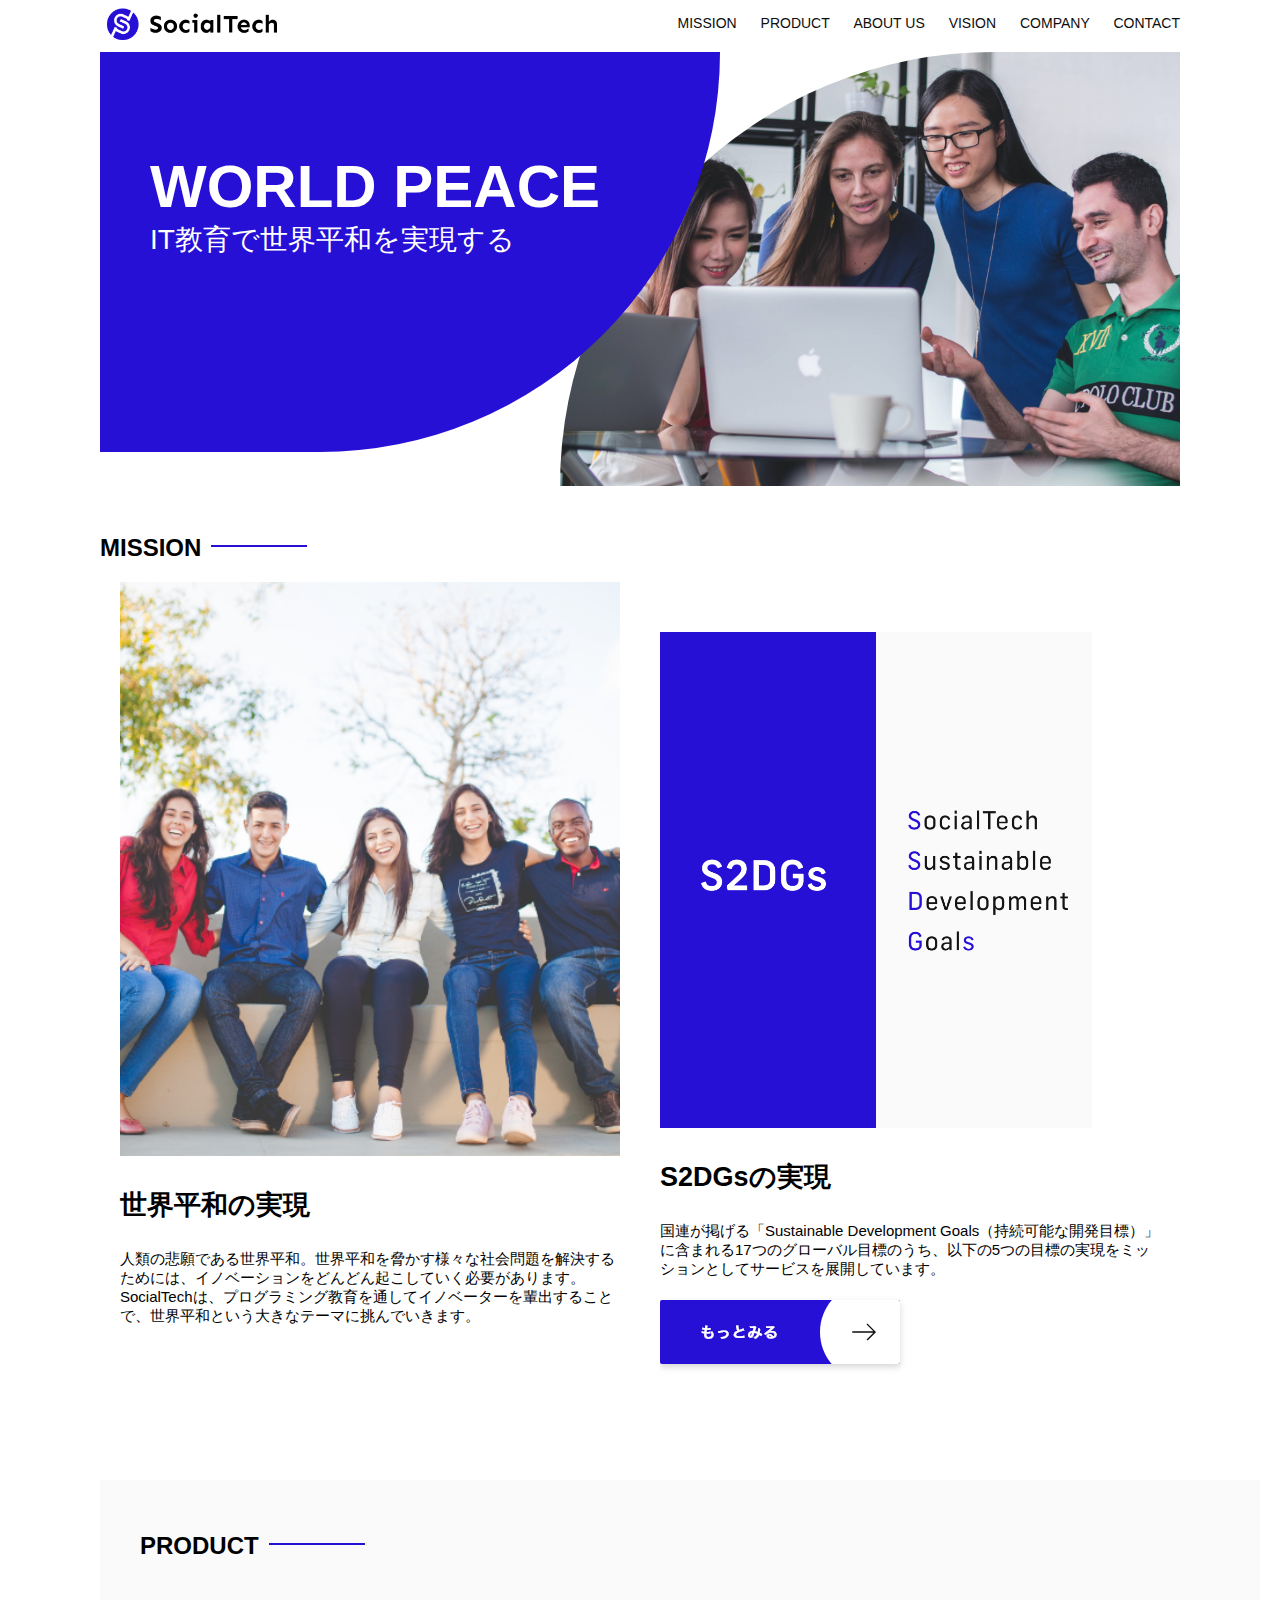
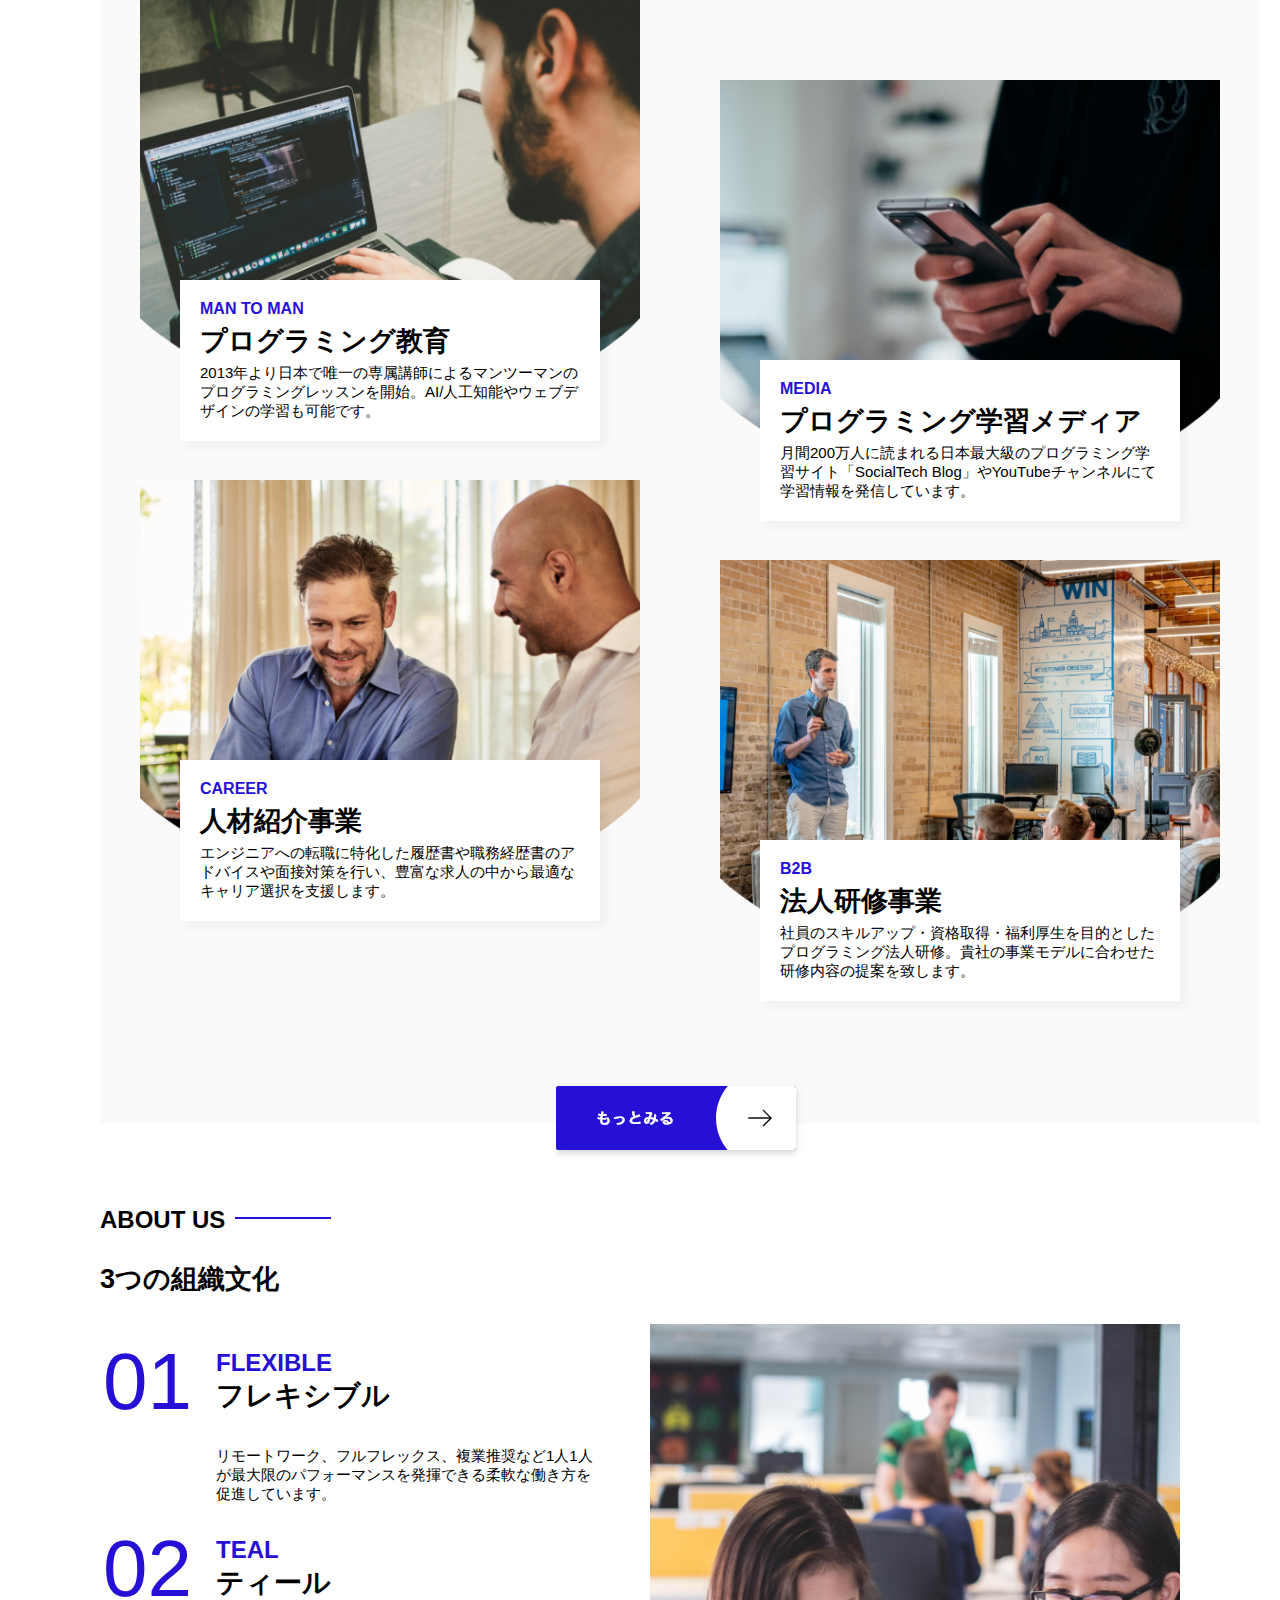
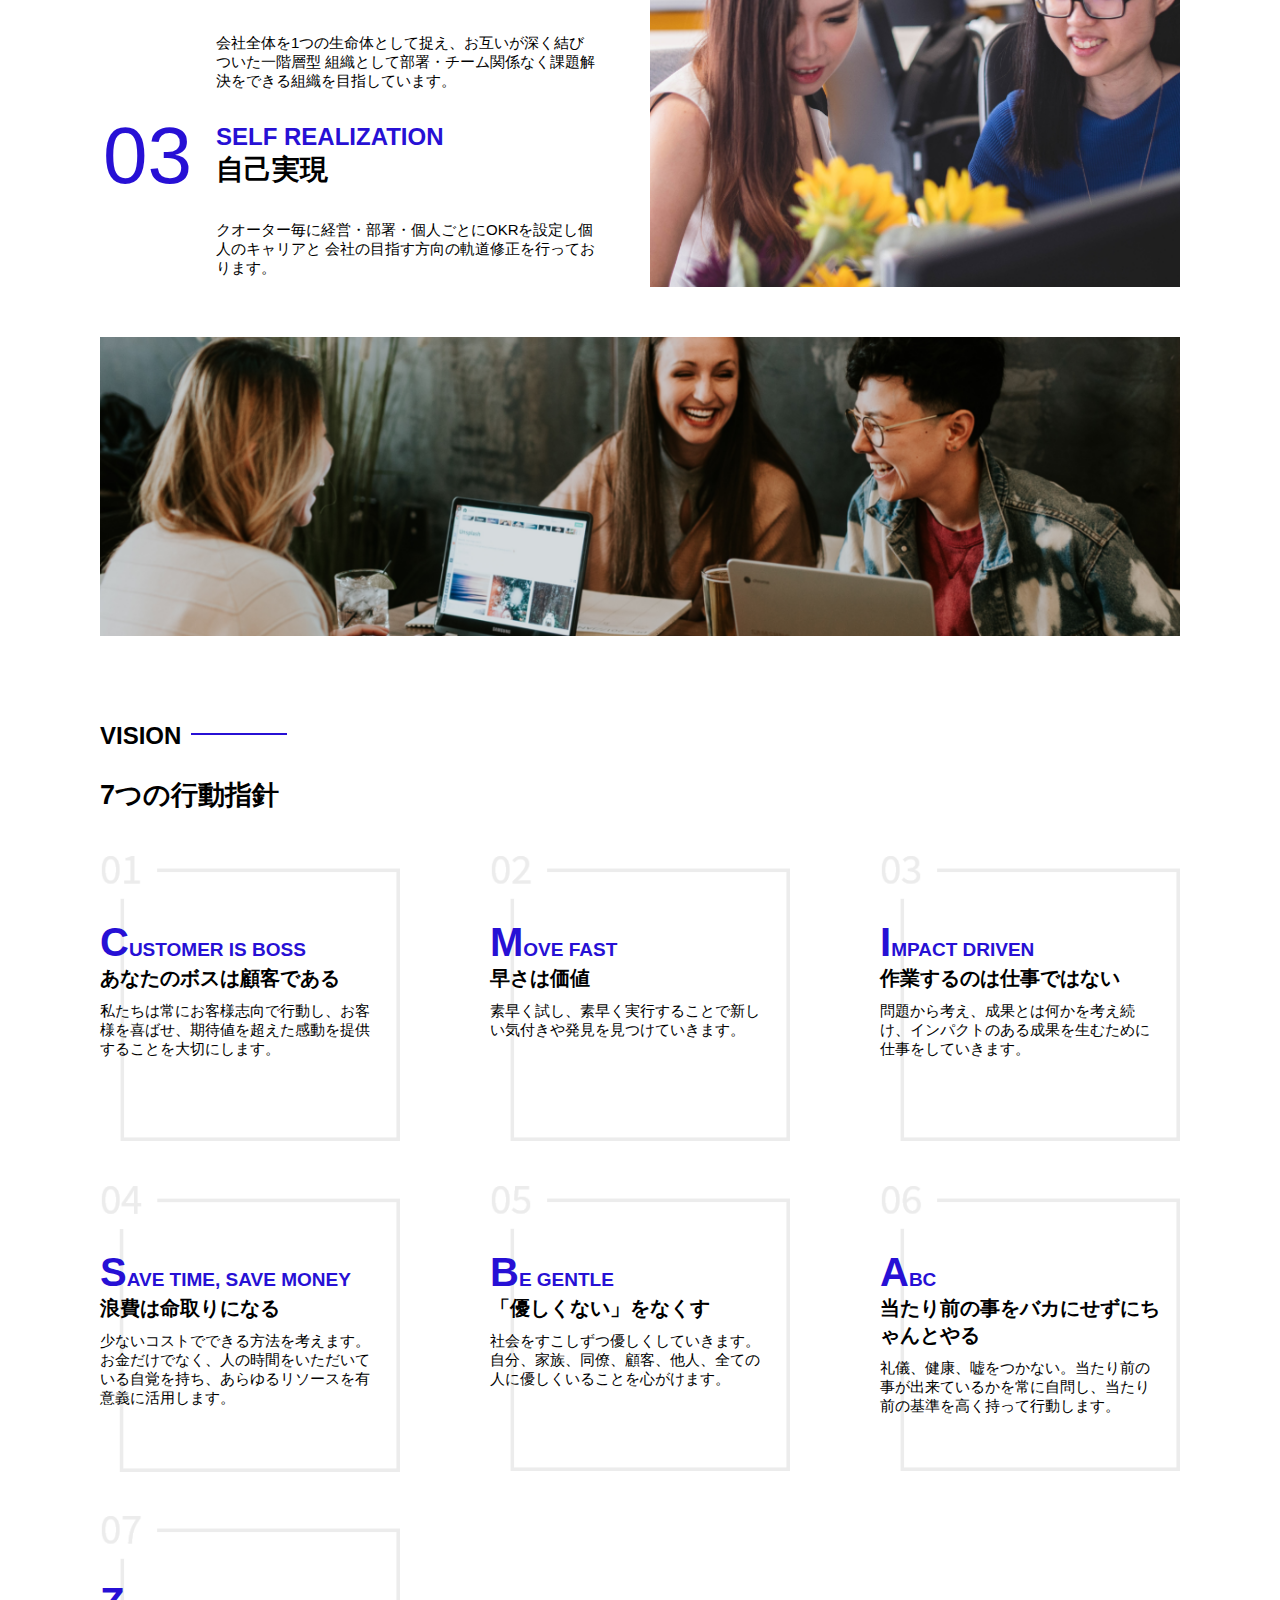
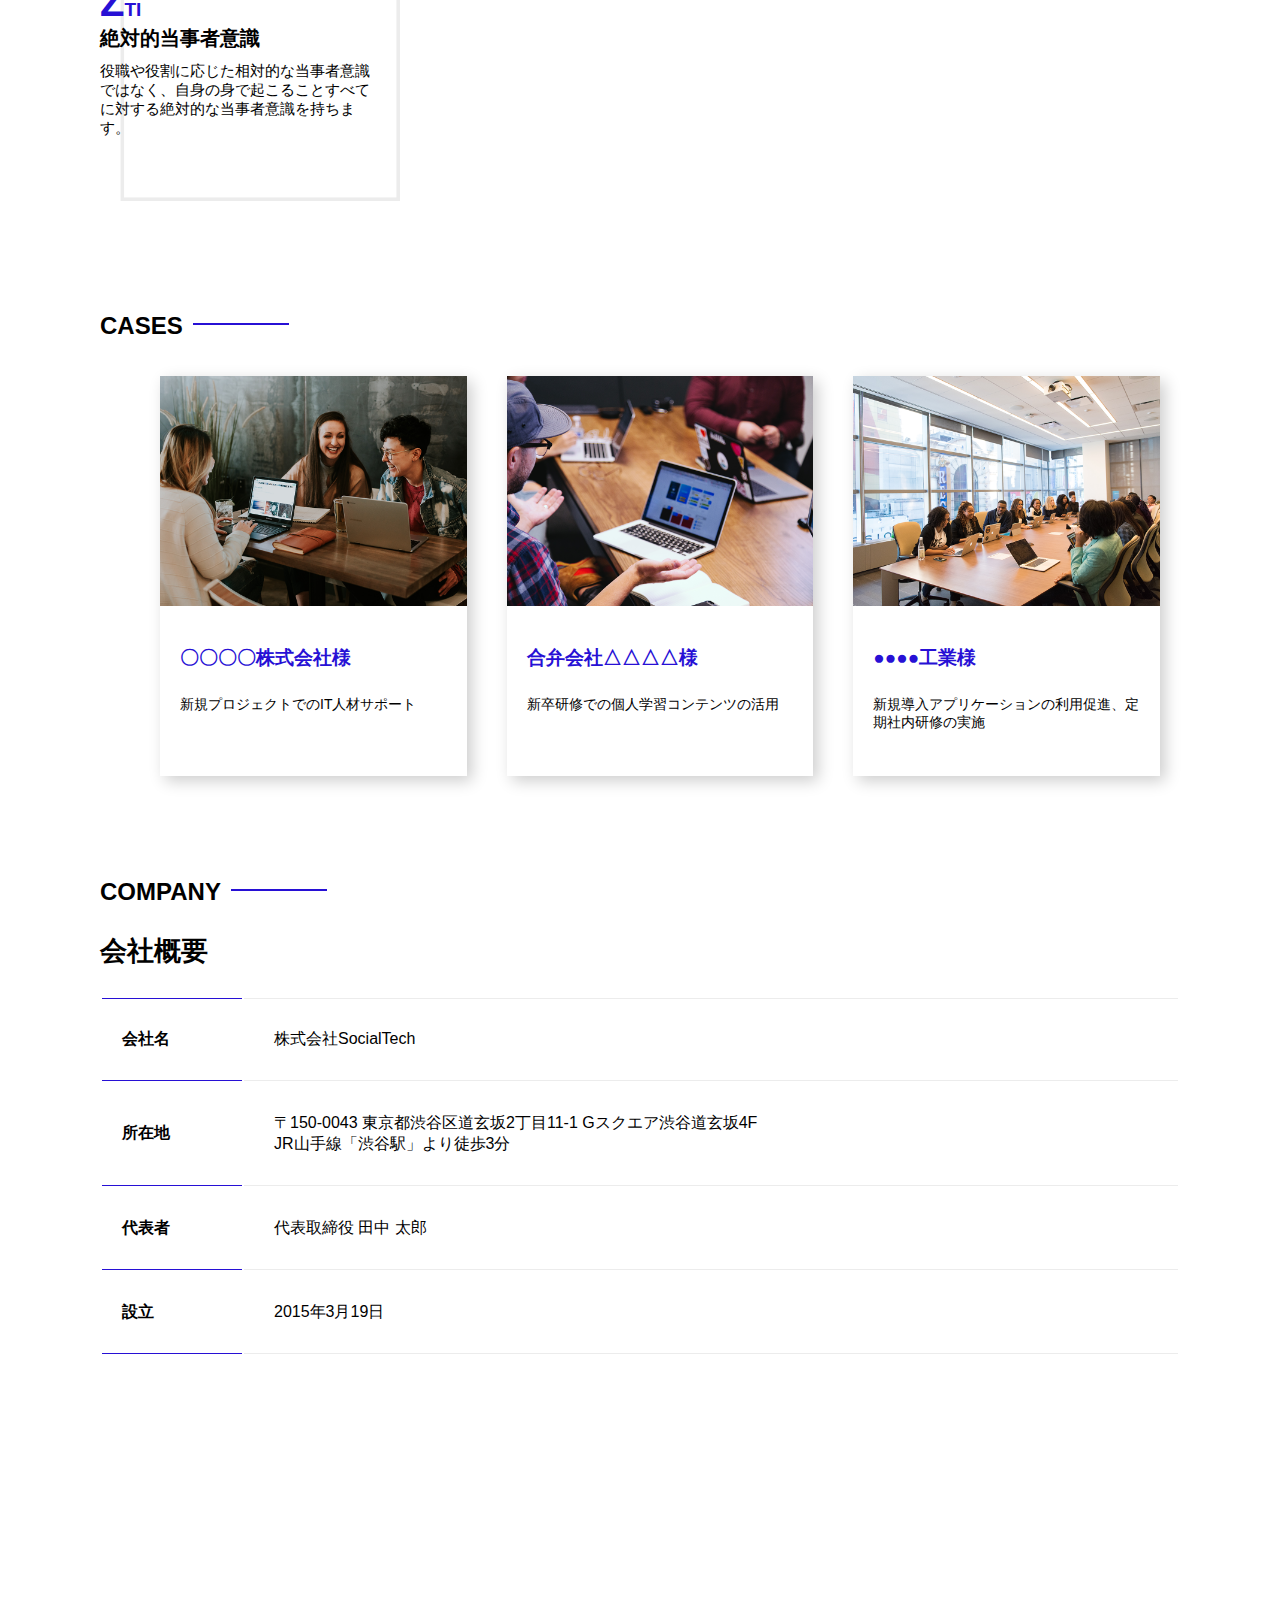
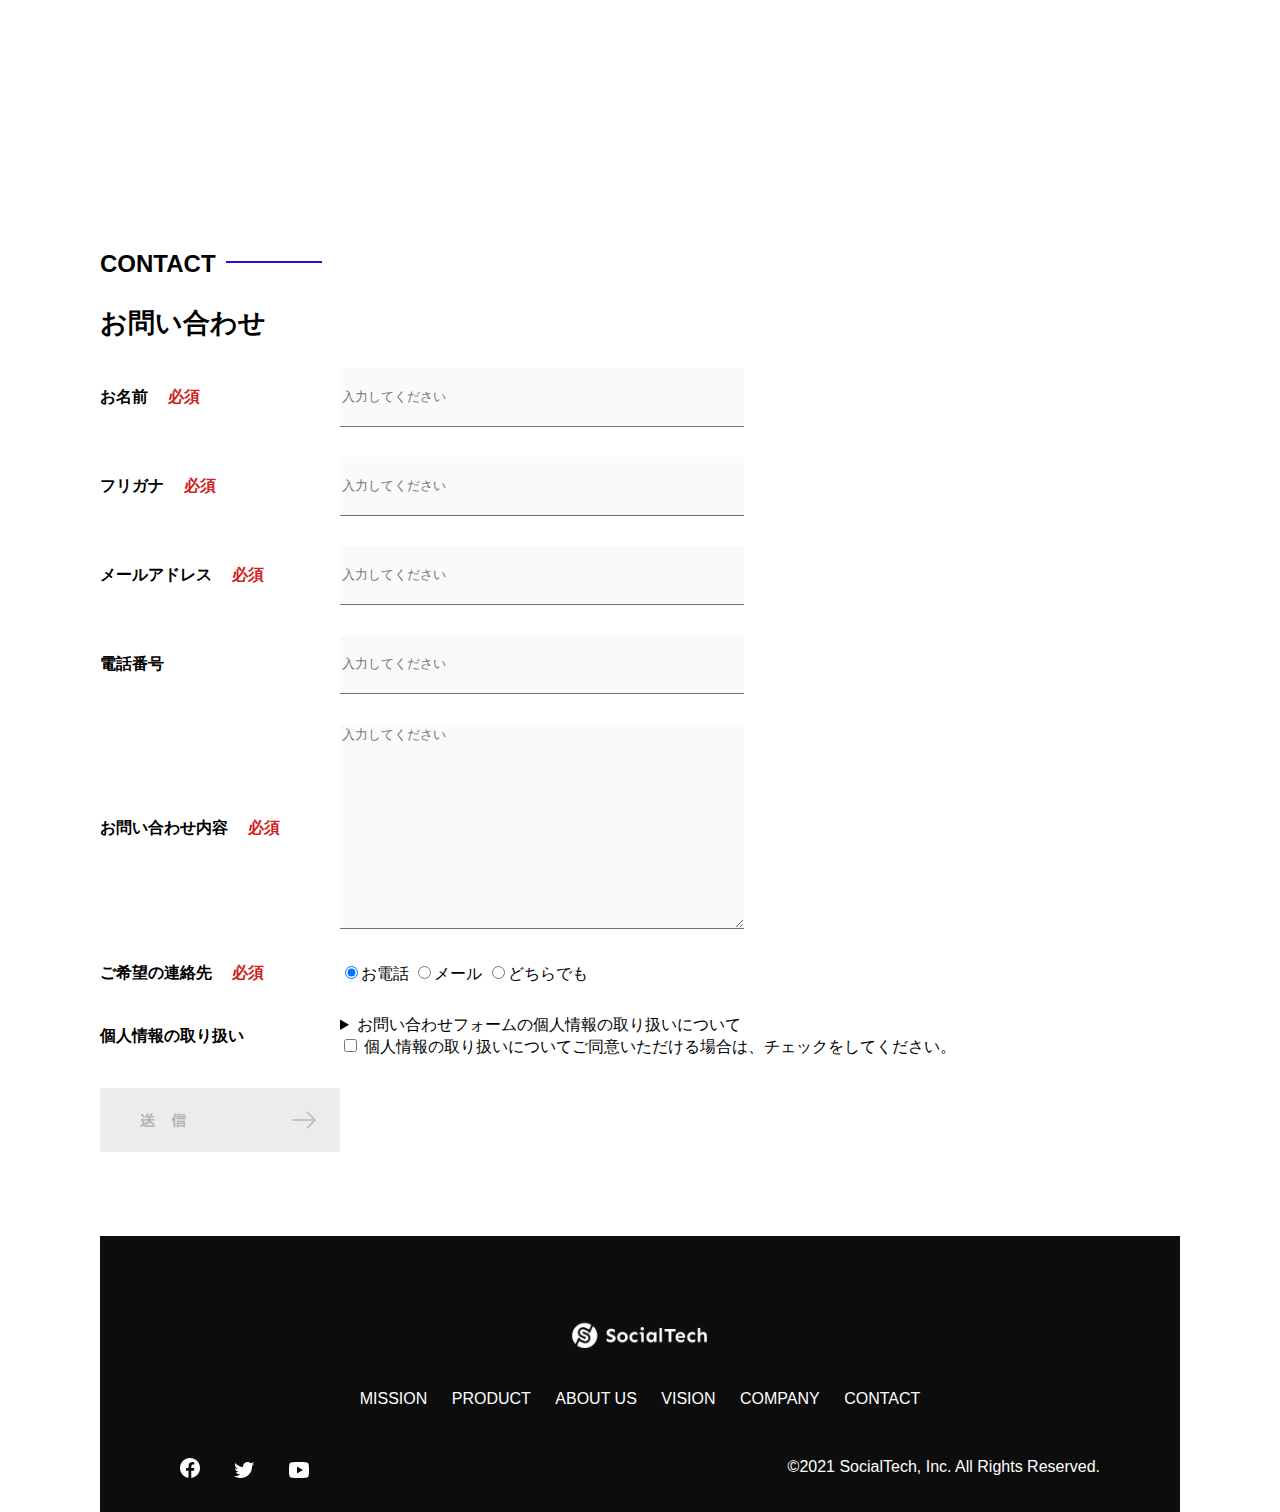
<file: kadai_012/index.html>
<!DOCTYPE html>
<html>
  <head>
    <title>SocialTech</title>
    <meta charset="UTF-8" />
    <meta
      name="description"
      content="SocialTechはEdTech業界のリーディングカンパニーを目指します。"
    />
    <meta name="viewport" content="width=device-width, initial-scale=1.0" />
    <link rel="stylesheet" href="style.css" />
  </head>
  <body>
    <!-- ヘッダー -->
    <header>
      <!-- ロゴ -->
      <a href="index.html" id="logo"
        ><img src="images/logo.png" alt="トップページに戻る"
      /></a>

      <!-- PC用ナビゲーション -->
      <nav id="nav-pc">
        <a href="mission.html">MISSION</a>
        <a href="product.html">PRODUCT</a>
        <a href="index.html#aboutus">ABOUT US</a>
        <a href="index.html#vision">VISION</a>
        <a href="index.html#company">COMPANY</a>
        <a href="index.html#contact">CONTACT</a>
      </nav>
    </header>
    <main>
      <article>
        <!-- メインビジュアル -->
        <section id="main-visual">
          <div id="main-message">
            <h1>WORLD PEACE</h1>
            <p>IT教育で世界平和を実現する</p>
          </div>
          <img
            src="images/index/index-main.png"
            alt="PCの周りに集まる多国籍の仲間たち"
          />
        </section>
        <!--ミッション-->
        <section id="mission">
          <h2 class="index-h2">MISSION</h2>
          <div id="mission-flex">
            <div>
              <img
                id="mission-photo"
                src="images/index/index-mission.png"
                alt="屋外のベンチで写真を撮影する多国籍の仲間たち"
              />
              <h3>世界平和の実現</h3>
              <p>
                人類の悲願である世界平和。世界平和を脅かす様々な社会問題を解決するためには、イノベーションをどんどん起こしていく必要があります。SocialTechは、プログラミング教育を通してイノベーターを輩出することで、世界平和という大きなテーマに挑んでいきます。
              </p>
            </div>
            <div>
              <img id="s2dgs" src="images/index/s2dgs.png" alt="S2DGs" />
              <h3>S2DGsの実現</h3>
              <p>
                国連が掲げる「Sustainable Development
                Goals（持続可能な開発目標）」に含まれる17つのグローバル目標のうち、以下の5つの目標の実現をミッションとしてサービスを展開しています。
              </p>
              <a href="mission.html">
                <img src="images/button-more.png" alt="もっとみる" />
              </a>
            </div>
          </div>
        </section>
        <!-- プロダクト -->
        <section id="product">
          <h2 class="index-h2">PRODUCT</h2>
          <div>
            <div id="product-left">
              <div>
                <img
                  class="product-photo"
                  src="images/index/index-mantoman.png"
                  alt="PCでコードを書く男性"
                />
                <div class="product-explain">
                  <span>MAN TO MAN</span>
                  <h3>プログラミング教育</h3>
                  <p>
                    2013年より日本で唯一の専属講師によるマンツーマンのプログラミングレッスンを開始。AI/人工知能やウェブデザインの学習も可能です。
                  </p>
                </div>
              </div>
              <div>
                <img
                  class="product-photo"
                  src="images/index/index-career.png"
                  alt="笑顔で話し合う2人の男性"
                />
                <div class="product-explain">
                  <span>CAREER</span>
                  <h3>人材紹介事業</h3>
                  <p>
                    エンジニアへの転職に特化した履歴書や職務経歴書のアドバイスや面接対策を行い、豊富な求人の中から最適なキャリア選択を支援します。
                  </p>
                </div>
              </div>
            </div>
            <div id="product-right">
              <div>
                <img
                  class="product-photo"
                  src="images/index/index-media.png"
                  alt="スマートフォンを操作する人"
                />
                <div class="product-explain">
                  <span>MEDIA</span>
                  <h3>プログラミング学習メディア</h3>
                  <p>
                    月間200万人に読まれる日本最大級のプログラミング学習サイト「SocialTech
                    Blog」やYouTubeチャンネルにて学習情報を発信しています。
                  </p>
                </div>
              </div>
              <div>
                <img
                  class="product-photo"
                  src="images/index/index-b2b.png"
                  alt="講演中の男性とそれを聴く人々"
                />
                <div class="product-explain">
                  <span>B2B</span>
                  <h3>法人研修事業</h3>
                  <p>
                    社員のスキルアップ・資格取得・福利厚生を目的としたプログラミング法人研修。貴社の事業モデルに合わせた研修内容の提案を致します。
                  </p>
                </div>
              </div>
            </div>
          </div>
          <div>
            <a id="product-more" href="product.html">
              <img src="images/button-more.png" alt="もっとみる" />
            </a>
          </div>
        </section>
        <!---ABOUT US-->
        <section id="aboutus">
          <h2 class="index-h2">ABOUT US</h2>
          <h3>3つの組織文化</h3>
          <div>
            <table class="culture-table">
              <tr>
                <td>
                  <span class="culture-num">01</span>
                </td>
                <td>
                  <span class="culture-en">FLEXIBLE</span>
                  <span class="culture-jp">フレキシブル</span>
                </td>
              </tr>
              <tr>
                <td>
                  <!--空のセル-->
                </td>
                <td>
                  <p class="culture-description">
                    リモートワーク、フルフレックス、複業推奨など1人1人が最大限のパフォーマンスを発揮できる柔軟な働き方を促進しています。
                  </p>
                </td>
              </tr>
              <tr>
                <td>
                  <span class="culture-num">02</span>
                </td>
                <td>
                  <span class="culture-en">TEAL</span>
                  <span class="culture-jp">ティール</span>
                </td>
              </tr>
              <tr>
                <td>
                  <!--空のセル-->
                </td>
                <td>
                  <p class="culture-description">
                    会社全体を1つの生命体として捉え、お互いが深く結びついた一階層型
                    組織として部署・チーム関係なく課題解決をできる組織を目指しています。
                  </p>
                </td>
              </tr>
              <tr>
                <td>
                  <span class="culture-num">03</span>
                </td>
                <td>
                  <span class="culture-en">SELF REALIZATION</span>
                  <span class="culture-jp">自己実現</span>
                </td>
              </tr>
              <tr>
                <td>
                  <!--空のセル-->
                </td>
                <td>
                  <p class="culture-description">
                    クオーター毎に経営・部署・個人ごとにOKRを設定し個人のキャリアと
                    会社の目指す方向の軌道修正を行っております。
                  </p>
                </td>
              </tr>
            </table>
            <img
              class="culture-img"
              src="images/index/index-aboutus1.png"
              alt="笑顔で話し合う2人の女性"
            />
          </div>
          <img
            class="culture-img2"
            src="images/index/index-aboutus2.png"
            alt="笑顔で話し合う3人の男女"
          />
        </section>
        <!-- VISION -->
        <section id="vision">
          <h2 class="index-h2">VISION</h2>
          <h3>7つの行動指針</h3>
          <div>
            <div class="vision-box">
              <img src="images/index/vision-01.png" alt="01" />
              <span>
                <h4>CUSTOMER IS BOSS</h4>
                <h5>あなたのボスは顧客である</h5>
                <p>
                  私たちは常にお客様志向で行動し、お客様を喜ばせ、期待値を超えた感動を提供することを大切にします。
                </p>
              </span>
            </div>
            <div class="vision-box">
              <img src="images/index/vision-02.png" alt="02" />
              <span>
                <h4>MOVE FAST</h4>
                <h5>早さは価値</h5>
                <p>
                  素早く試し、素早く実行することで新しい気付きや発見を見つけていきます。
                </p>
              </span>
            </div>
            <div class="vision-box">
              <img src="images/index/vision-03.png" alt="03" />
              <span>
                <h4>IMPACT DRIVEN</h4>
                <h5>作業するのは仕事ではない</h5>
                <p>
                  問題から考え、成果とは何かを考え続け、インパクトのある成果を生むために仕事をしていきます。
                </p>
              </span>
            </div>
            <div class="vision-box">
              <img src="images/index/vision-04.png" alt="04" />
              <span>
                <h4>SAVE TIME, SAVE MONEY</h4>
                <h5>浪費は命取りになる</h5>
                <p>
                  少ないコストでできる方法を考えます。お金だけでなく、人の時間をいただいている自覚を持ち、あらゆるリソースを有意義に活用します。
                </p>
              </span>
            </div>
            <div class="vision-box">
              <img src="images/index/vision-05.png" alt="05" />
              <span>
                <h4>BE GENTLE</h4>
                <h5>「優しくない」をなくす</h5>
                <p>
                  社会をすこしずつ優しくしていきます。自分、家族、同僚、顧客、他人、全ての人に優しくいることを心がけます。
                </p>
              </span>
            </div>
            <div class="vision-box">
              <img src="images/index/vision-06.png" alt="06" />
              <span>
                <h4>ABC</h4>
                <h5>当たり前の事をバカにせずにちゃんとやる</h5>
                <p>
                  礼儀、健康、嘘をつかない。当たり前の事が出来ているかを常に自問し、当たり前の基準を高く持って行動します。
                </p>
              </span>
            </div>
            <div class="vision-box">
              <img src="images/index/vision-07.png" alt="07" />
              <span>
                <h4>ZTI</h4>
                <h5>絶対的当事者意識</h5>
                <p>
                  役職や役割に応じた相対的な当事者意識ではなく、自身の身で起こることすべてに対する絶対的な当事者意識を持ちます。
                </p>
              </span>
            </div>
          </div>
        </section>
        <!-- CASES -->
        <section id="cases">
          <h2 class="index-h2">CASES</h2>
          <ul>
            <li class="case-card">
              <img class="case-img" src="images/index/case-1.png" alt="仲良く語り合う3人">
              <div class="case-info">
                <h4 class="case-name">〇〇〇〇株式会社様</h4>
                <p class="case-content">新規プロジェクトでのIT人材サポート</p>
              </div>
            </li>
            <li class="case-card">
              <img class="case-img" src="images/index/case-2.png" alt="PCでコンテンツを見る">
              <div class="case-info">
                <h4 class="case-name">合弁会社△△△△様</h4>
                <p class="case-content">新卒研修での個人学習コンテンツの活用</p>
              </div>
            </li>
            <li class="case-card">
              <img class="case-img" src="images/index/case-3.png" alt="社内研修中の会議室">
              <div class="case-info">
                <h4 class="case-name">●●●●工業様</h4>
                <p class="case-content">新規導入アプリケーションの利用促進、定期社内研修の実施</p>
              </div>
            </li>
          </ul>
        </section>
        <!-- COMPANY -->
        <section id="company">
          <h2 class="index-h2">COMPANY</h2>
          <h3>会社概要</h3>
          <table id="company-table">
            <tr>
              <th class="tableheader-first">会社名</th>
              <td class="cell-first">株式会社SocialTech</td>
            </tr>
            <tr>
              <th class="tableheader">所在地</th>
              <td class="cell">
                〒150-0043 東京都渋谷区道玄坂2丁目11-1 Gスクエア渋谷道玄坂4F<br />JR山手線「渋谷駅」より徒歩3分
              </td>
            </tr>
            <tr>
              <th class="tableheader">代表者</th>
              <td class="cell">代表取締役 田中 太郎</td>
            </tr>
            <tr>
              <th class="tableheader">設立</th>
              <td class="cell">2015年3月19日</td>
            </tr>
          </table>
          <iframe
            src="https://www.google.com/maps/embed?pb=!1m18!1m12!1m3!1d3241.7759544892483!2d139.69399665123464!3d35.65789123876098!2m3!1f0!2f0!3f0!3m2!1i1024!2i768!4f13.1!3m3!1m2!1s0x60188caa0042e8d1%3A0xba130bea826a7aa2!2z44CSMTUwLTAwNDMg5p2x5Lqs6YO95riL6LC35Yy66YGT546E5Z2C77yS5LiB55uu77yR77yR4oiS77yR!5e0!3m2!1sja!2sjp!4v1636872991912!5m2!1sja!2sjp"
            style="border: 0"
            allowfullscreen=""
            loading="lazy"
          >
          </iframe>
        </section>
        <!-- お問い合わせフォーム -->
        <section id="contact">
          <h2 class="index-h2">CONTACT</h2>
          <h3>お問い合わせ</h3>
          <form>
            <div>
              <div class="contact-heading">
                <label class="contact-label"
                  >お名前<span class="contact-span">必須</span></label
                >
              </div>
              <div class="contact-form">
                <input
                  type="text"
                  name="name"
                  placeholder="入力してください"
                  class="contact-textbox"
                />
              </div>
            </div>
            <div>
              <div class="contact-heading">
                <label class="contact-label"
                  >フリガナ<span class="contact-span">必須</span></label
                >
              </div>
              <div>
                <input
                  type="text"
                  name="hurigana"
                  placeholder="入力してください"
                  class="contact-textbox"
                />
              </div>
            </div>
            <div>
              <div class="contact-heading">
                <label class="contact-label"
                  >メールアドレス<span class="contact-span">必須</span></label
                >
              </div>
              <div>
                <input
                  type="text"
                  name="email"
                  placeholder="入力してください"
                  class="contact-textbox"
                />
              </div>
            </div>
            <div>
              <div class="contact-heading">
                <label class="contact-label">電話番号</label>
              </div>
              <div>
                <input
                  type="text"
                  name="tel"
                  placeholder="入力してください"
                  class="contact-textbox"
                />
              </div>
            </div>
            <div>
              <div class="contact-heading">
                <label class="contact-label"
                  >お問い合わせ内容<span class="contact-span">必須</span></label
                >
              </div>
              <div>
                <textarea
                  class="contact-textarea"
                  placeholder="入力してください"
                  name="message"
                ></textarea>
              </div>
            </div>
            <div>
              <div class="contact-heading">
                <label class="contact-label"
                  >ご希望の連絡先<span class="contact-span">必須</span></label
                >
              </div>
              <div>
                <input
                  class="radiobutton"
                  type="radio"
                  value="tel"
                  name="contact"
                  checked
                /><label>お電話</label>
                <input
                  class="radiobutton"
                  type="radio"
                  value="mail"
                  name="contact"
                /><label>メール</label>
                <input
                  class="radiobutton"
                  type="radio"
                  value="both"
                  name="contact"
                /><label>どちらでも</label>
              </div>
            </div>
            <div>
              <div class="contact-heading">
                <label class="contact-label">個人情報の取り扱い</label>
              </div>
              <div>
                <details>
                  <summary>
                    お問い合わせフォームの個人情報の取り扱いについて
                  </summary>
                  <div>
                    <span>１．組織の名称又は氏名</span><br />
                    株式会社SocialTech<br /><br />
                    <span
                      >２．個人情報保護管理者（若しくはその代理人）の氏名又は職名、所属及び連絡先
                      鈴木 一郎 コーポレート部</span
                    ><br />
                    メールアドレス：support@socialtech.net<br />
                    TEL：03-xxxx-xxxx<br />
                    <span>３．個人情報の利用目的</span><br />
                    ・本サービス及び本サービスに関連する情報の提供又はそれらに関する連絡のため<br />
                    ・ユーザーの本人確認のため<br />
                    ・当社サービスのご案内のため<br />
                    ・当社の商品等の広告または宣伝（電子メールによるものを含むものとします。）<br /><br />
                    <span>４．個人情報の取り扱い業務の委託</span><br />
                    個人情報の取扱業務の全部または一部を外部に業務委託する場合があります。<br />
                    その際、弊社は、個人情報を適切に保護できる管理体制を敷き実行していることを条件として<br />
                    委託先を厳選したうえで、機密保持契約を委託先と締結し、お客様の個人情報を厳密に管理させます。<br /><br />
                    <span>５．個人情報の開示等の請求</span><br />
                    お客様は、弊社に対してご自身の個人情報の開示等（利用目的の通知、開示、内容の訂正・追加・削除、利用の停止または消去、第三者への提供の停止）に関して、当社問合わせ窓口に申し出ることができます。<br />
                    その際、弊社はお客様ご本人を確認させていただいたうえで、合理的な期間内に対応いたします。<br /><br />
                    なお、個人情報に関する弊社問合わせ先は、次の通りです。<br /><br />
                    株式会社SocialTech　個人情報問合せ窓口<br />
                    〒150-0043　東京都渋谷区道玄坂2丁目11-1 Ｇスクエア渋谷道玄坂
                    4F<br />
                    メールアドレス：support@socialtech.net　TEL：03-xxxx-xxxx<br /><br />
                    <span>６．個人情報を提供されることの任意性について</span
                    ><br /><br />
                    お客様がご自身の個人情報を弊社に提供されるか否かは、お客様のご判断によりますが、もしご提供されない場合には、適切なサービスが提供できない場合がありますので予めご了承ください。
                  </div>
                </details>
                <input type="checkbox" name="agree" />
                <span
                  >個人情報の取り扱いについてご同意いただける場合は、チェックをしてください。</span
                >
              </div>
            </div>
            <input
              type="image"
              value="Submit"
              src="images/button-submit.png"
              alt="送信する"
            />
          </form>
        </section>
      </article>
      <footer>
        <div id="footer-logo">
          <img src="images/logo-sp.png" alt="SocialTech" />
        </div>
        <div id="footer-link">
          <a href="mission.html">MISSION</a>
          <a href="product.html">PRODUCT</a>
          <a href="index.html#aboutus">ABOUT US</a>
          <a href="index.html#vision">VISION</a>
          <a href="index.html#company">COMPANY</a>
          <a href="index.html#contact">CONTACT</a>
        </div>
        <div id="sns-footer">
          <a href="https://www.facebook.com/sejuku2013"
            ><img src="images/button-facebook.png" alt="Facebookのリンク"
          /></a>
          <a href="https://twitter.com/samuraijuku"
            ><img src="images/button-twitter.png" alt="Twitterのリンク"
          /></a>
          <a href="https://www.youtube.com/channel/UCCFOQO5aDK0xXam4cUQXT8g"
            ><img src="images/button-youtube.png" alt="YouTubeのリンク"
          /></a>
          <span id="copyright"
            >&copy;2021 SocialTech, Inc. All Rights Reserved.
          </span>
        </div>
      </footer>
    </main>
  </body>
</html>
</file>
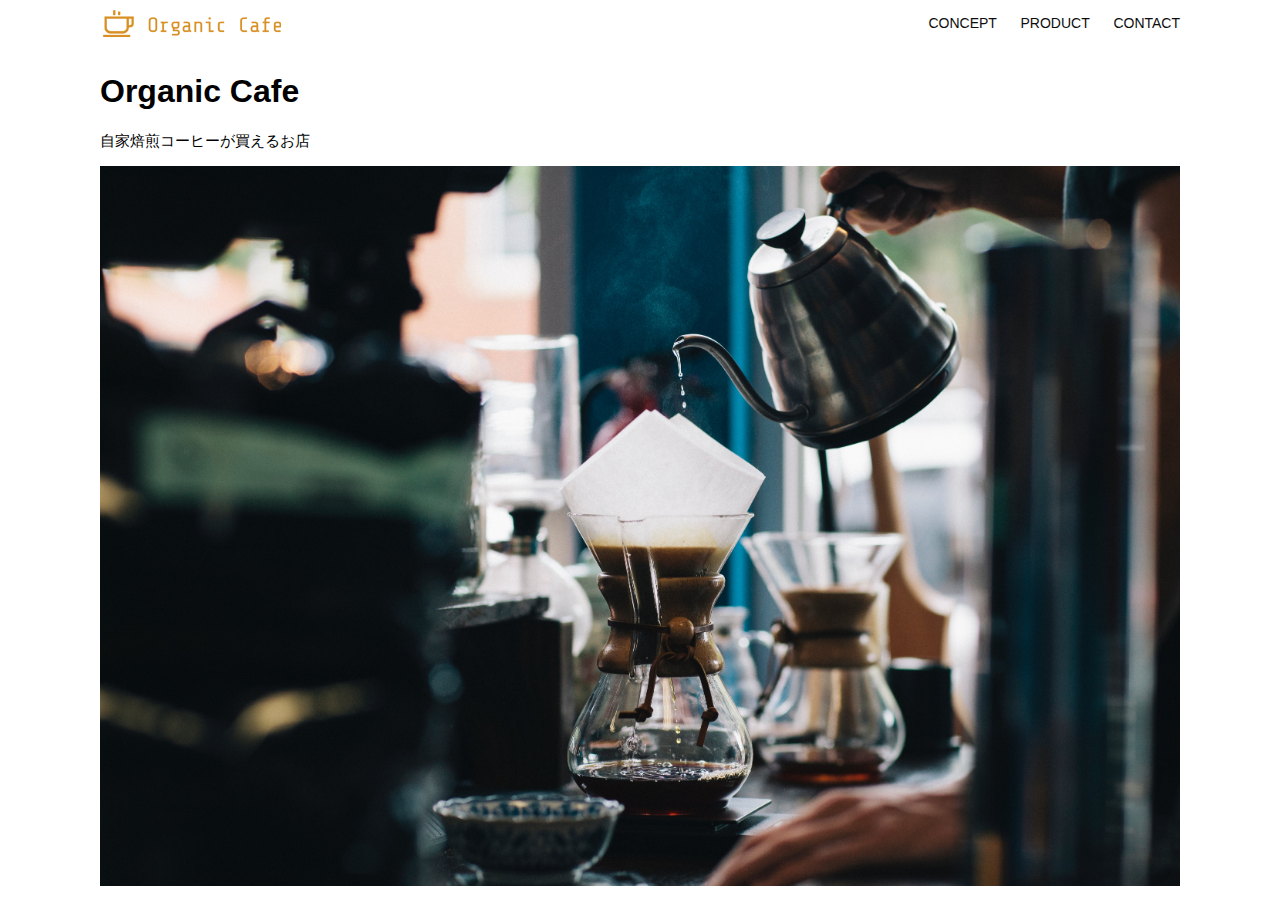
<file: kadai_013/index.html>
<!DOCTYPE html>
<html>
  <head>
    <title>Organic Cafe</title>
    <meta charset="UTF-8" />
    <meta
      name="description"
      content="自家焙煎のコーヒーがお家で楽しめるOrganic Cafe"
    />
    <meta name="viewport" content="width=device-width, initial-scale=1.0" />
    <link rel="stylesheet" href="style.css" />
  </head>
  <body>
    <!-- ヘッダー -->
    <header>
      <!-- ロゴ -->
      <a href="index.html" id="logo"
        ><img src="images/logo.png" alt="トップページに戻る"
      /></a>

      <!-- PC用ナビゲーション -->
      <nav id="nav-pc">
        <a href="index.html#concept">CONCEPT</a>
        <a href="index.html#product">PRODUCT</a>
        <a href="index.html#contact">CONTACT</a>
      </nav>
      <!-- スマートフォン用ナビゲーション -->
      <img id="menu-sp" src="images/button-menu.png" alt="ナビゲーションを開く" onclick="document.getElementById('nav-sp').style.display = 'block'">
      <nav id="nav-sp">
        <img id="close" src="images/button-close.png" alt="ナビゲーションを閉じる" onclick="document.getElementById('nav-sp').style.display='none'">
        <a id="logo-sp" href="index.html" onclick="document.getElementById('nav-sp').style.display='none'"><img src="images/logo-sp.png" alt="トップページへ戻る"></a>
        <a class="menu" href="index.html"#concept onclick="document.getElementById('nav-sp').style.display = 'none'">CONCEPT</a>
        <a class="menu" href="index.html"#product onclick="document.getElementById('nav-sp').style.display = 'none'">PRODUCT</a>
        <a class="menu" href="index.html"#contact onclick="document.getElementById('nav-sp').style.display = 'none'">CONTACT</a>
        
      </nav>
    </header>
    <main>
      <article>
        <!-- メインビジュアル -->
        <section id="main-visual">
          <div id="main-message">
            <h1>Organic Cafe</h1>
            <p>自家焙煎コーヒーが買えるお店</p>
          </div>
          <img
            src="images/main-image.jpg"
            alt="コーヒーをハンドドリップで淹れる画像"
          />
        </section>
      </article>
    </main>
  </body>
</html>
</file>
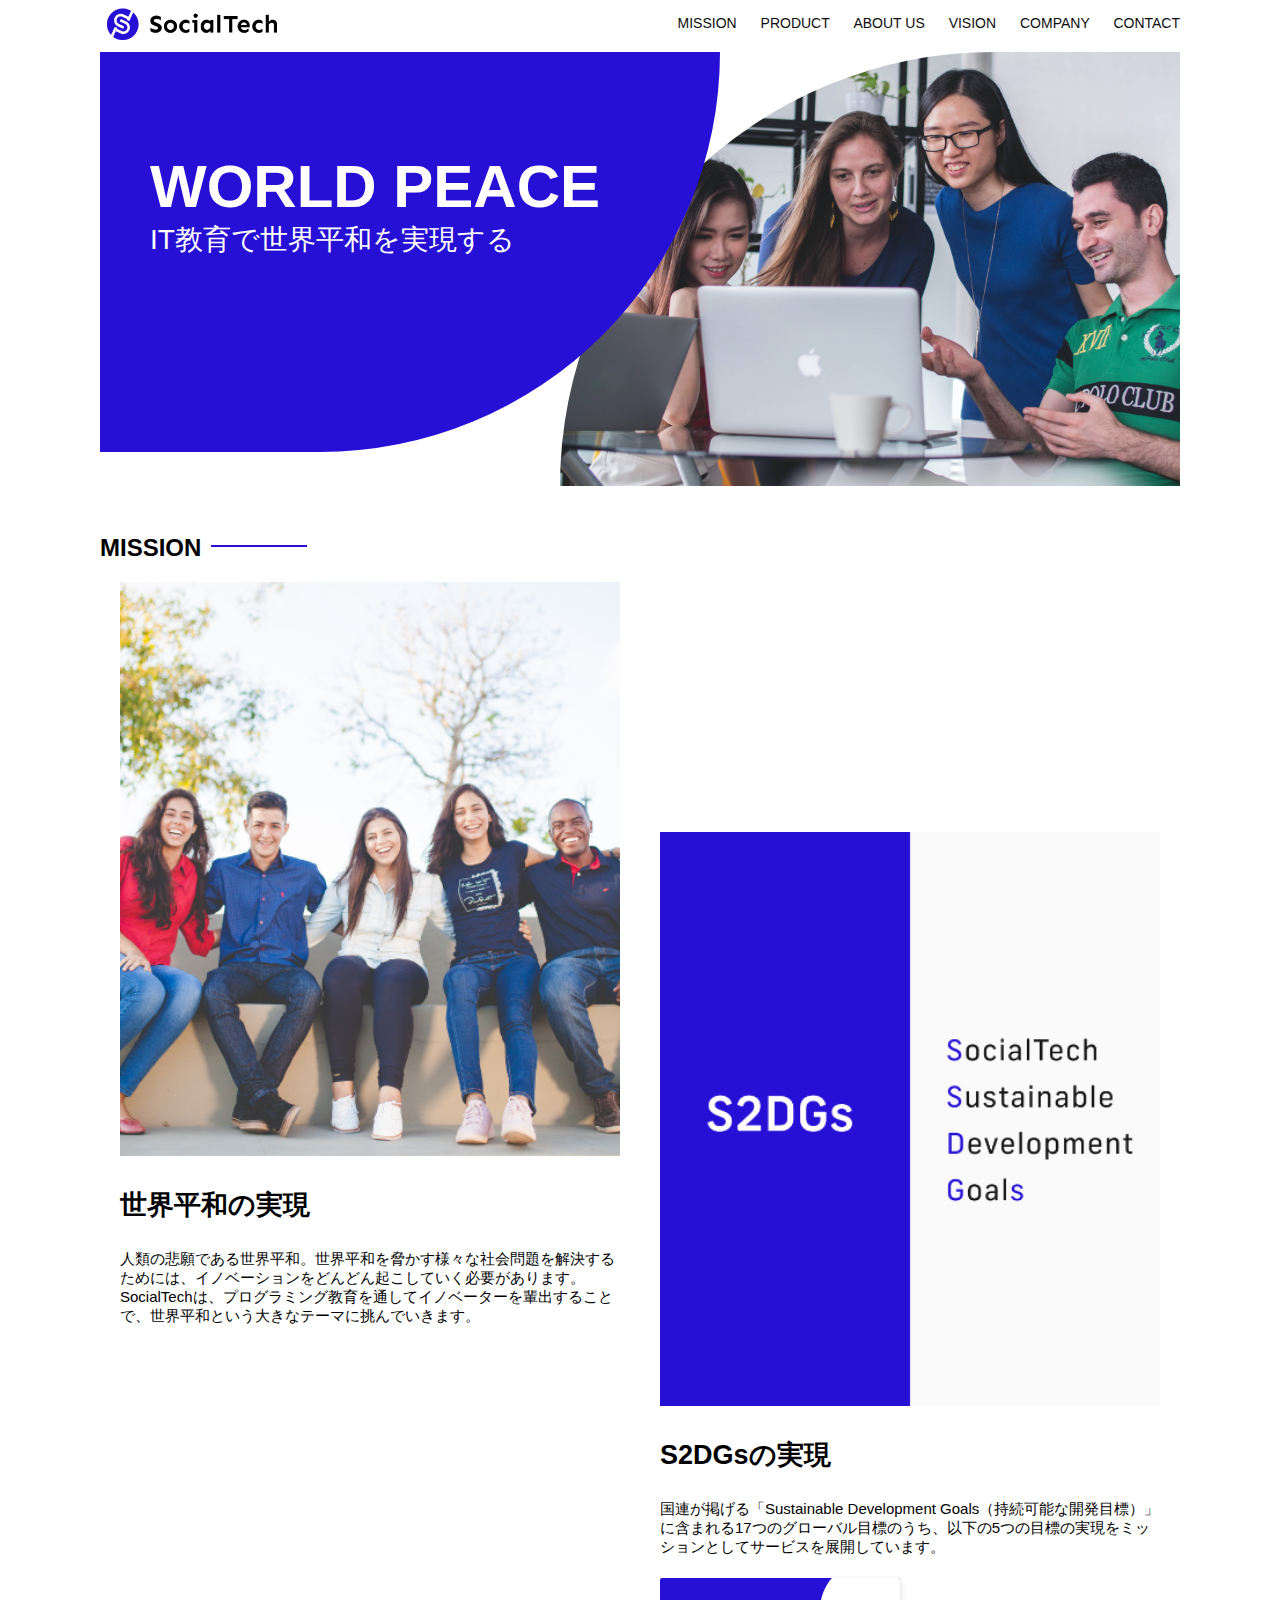
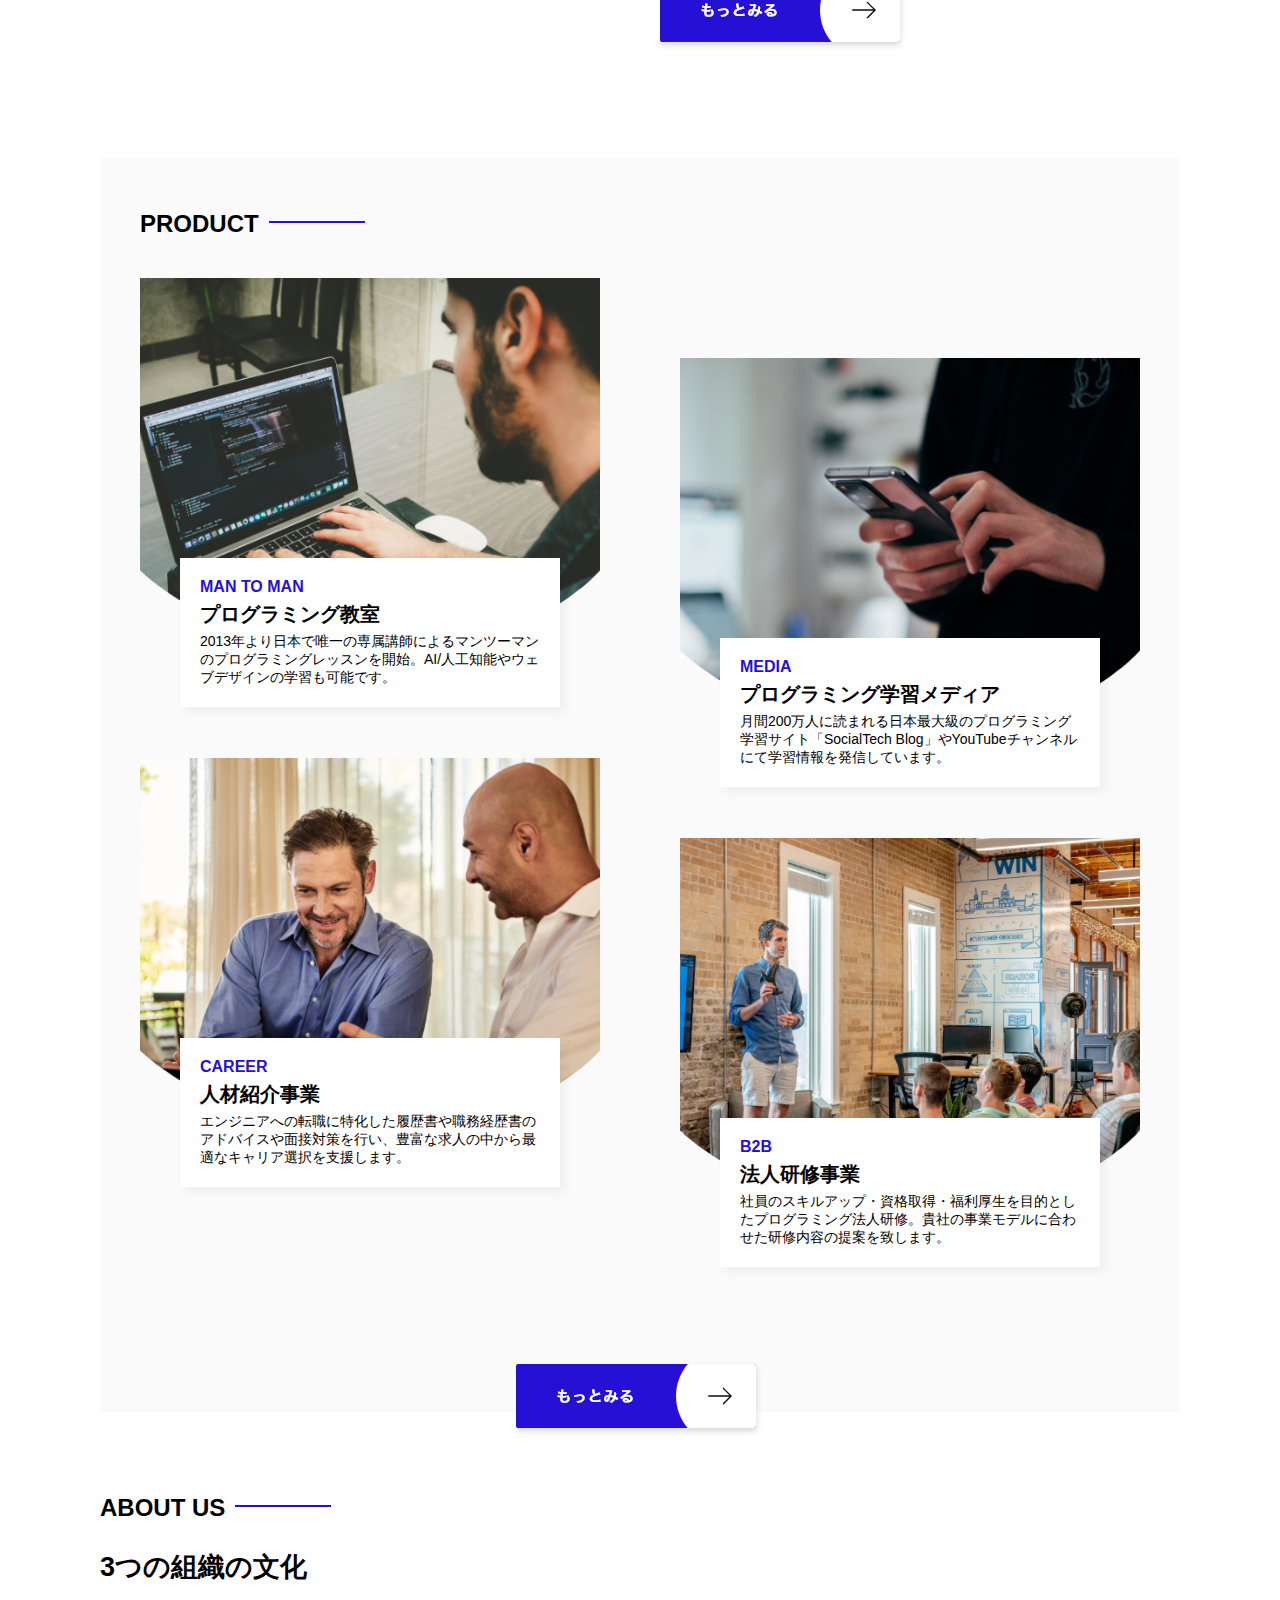
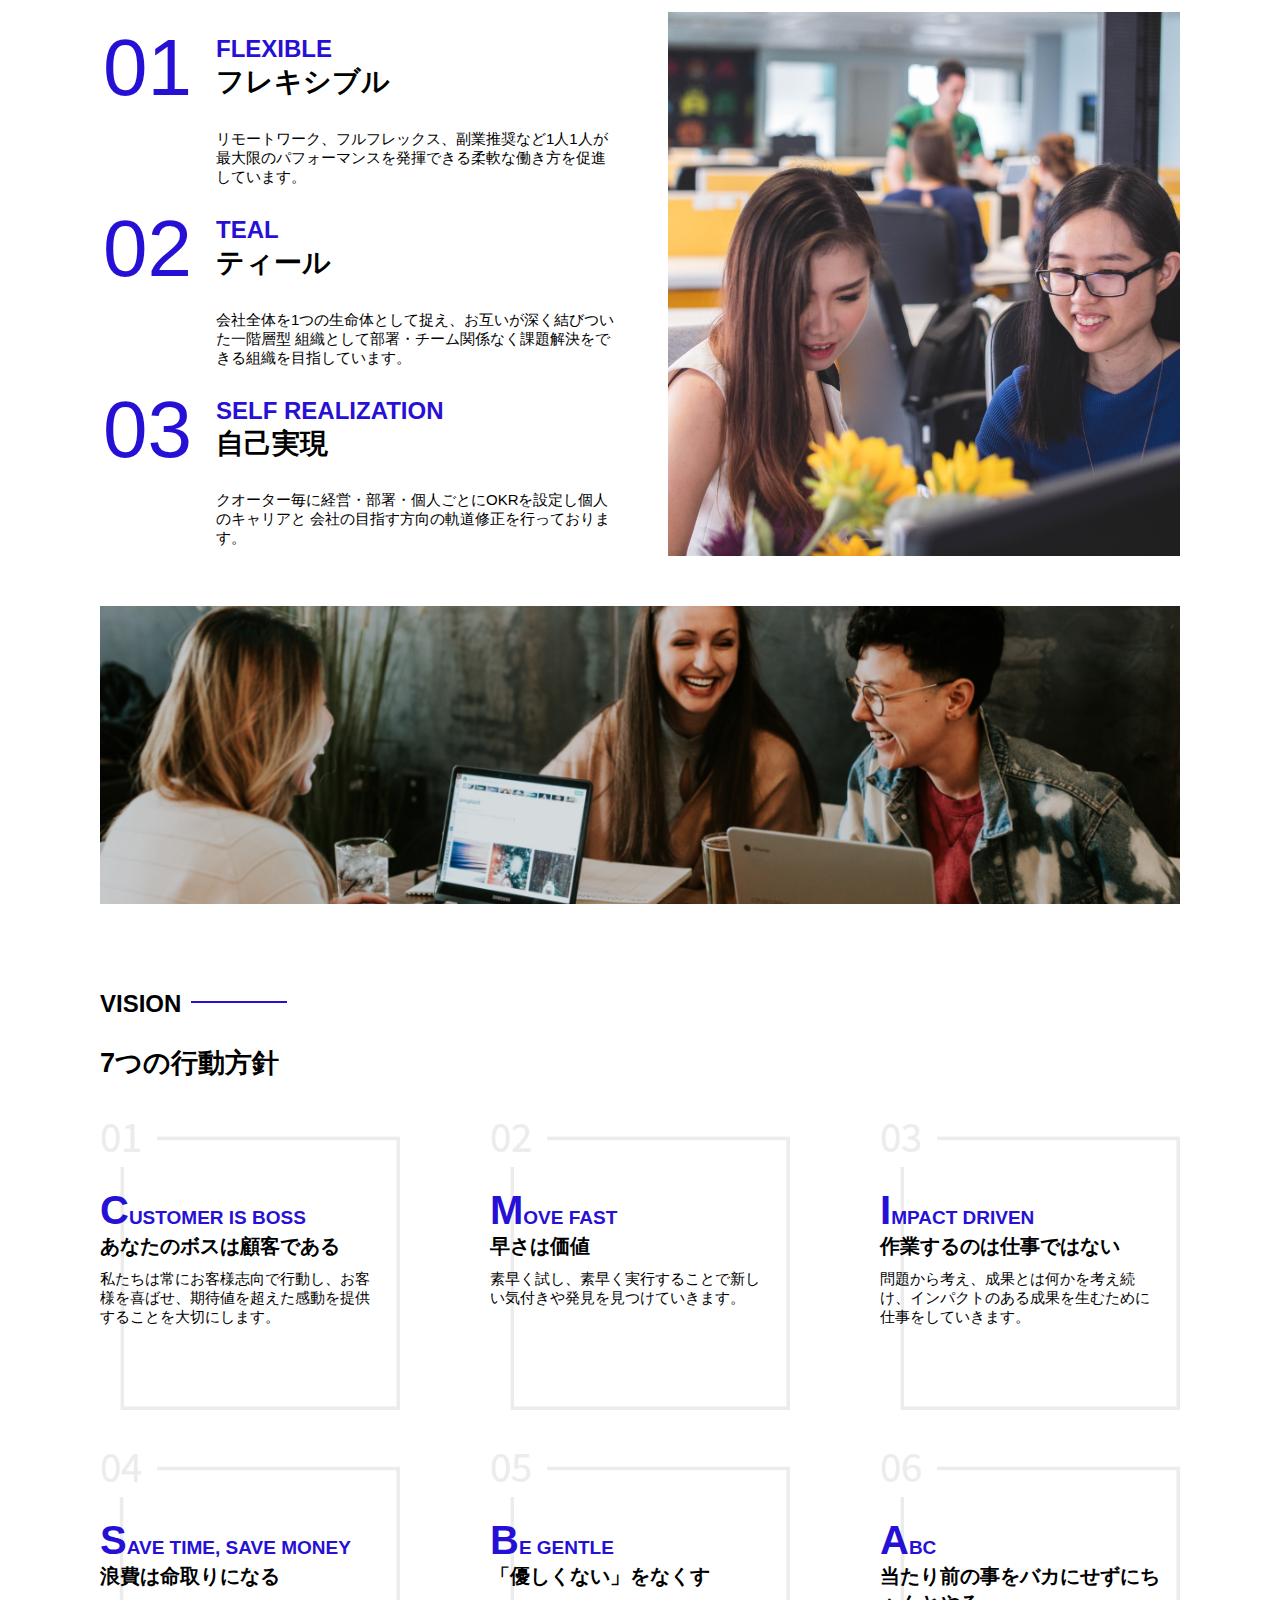
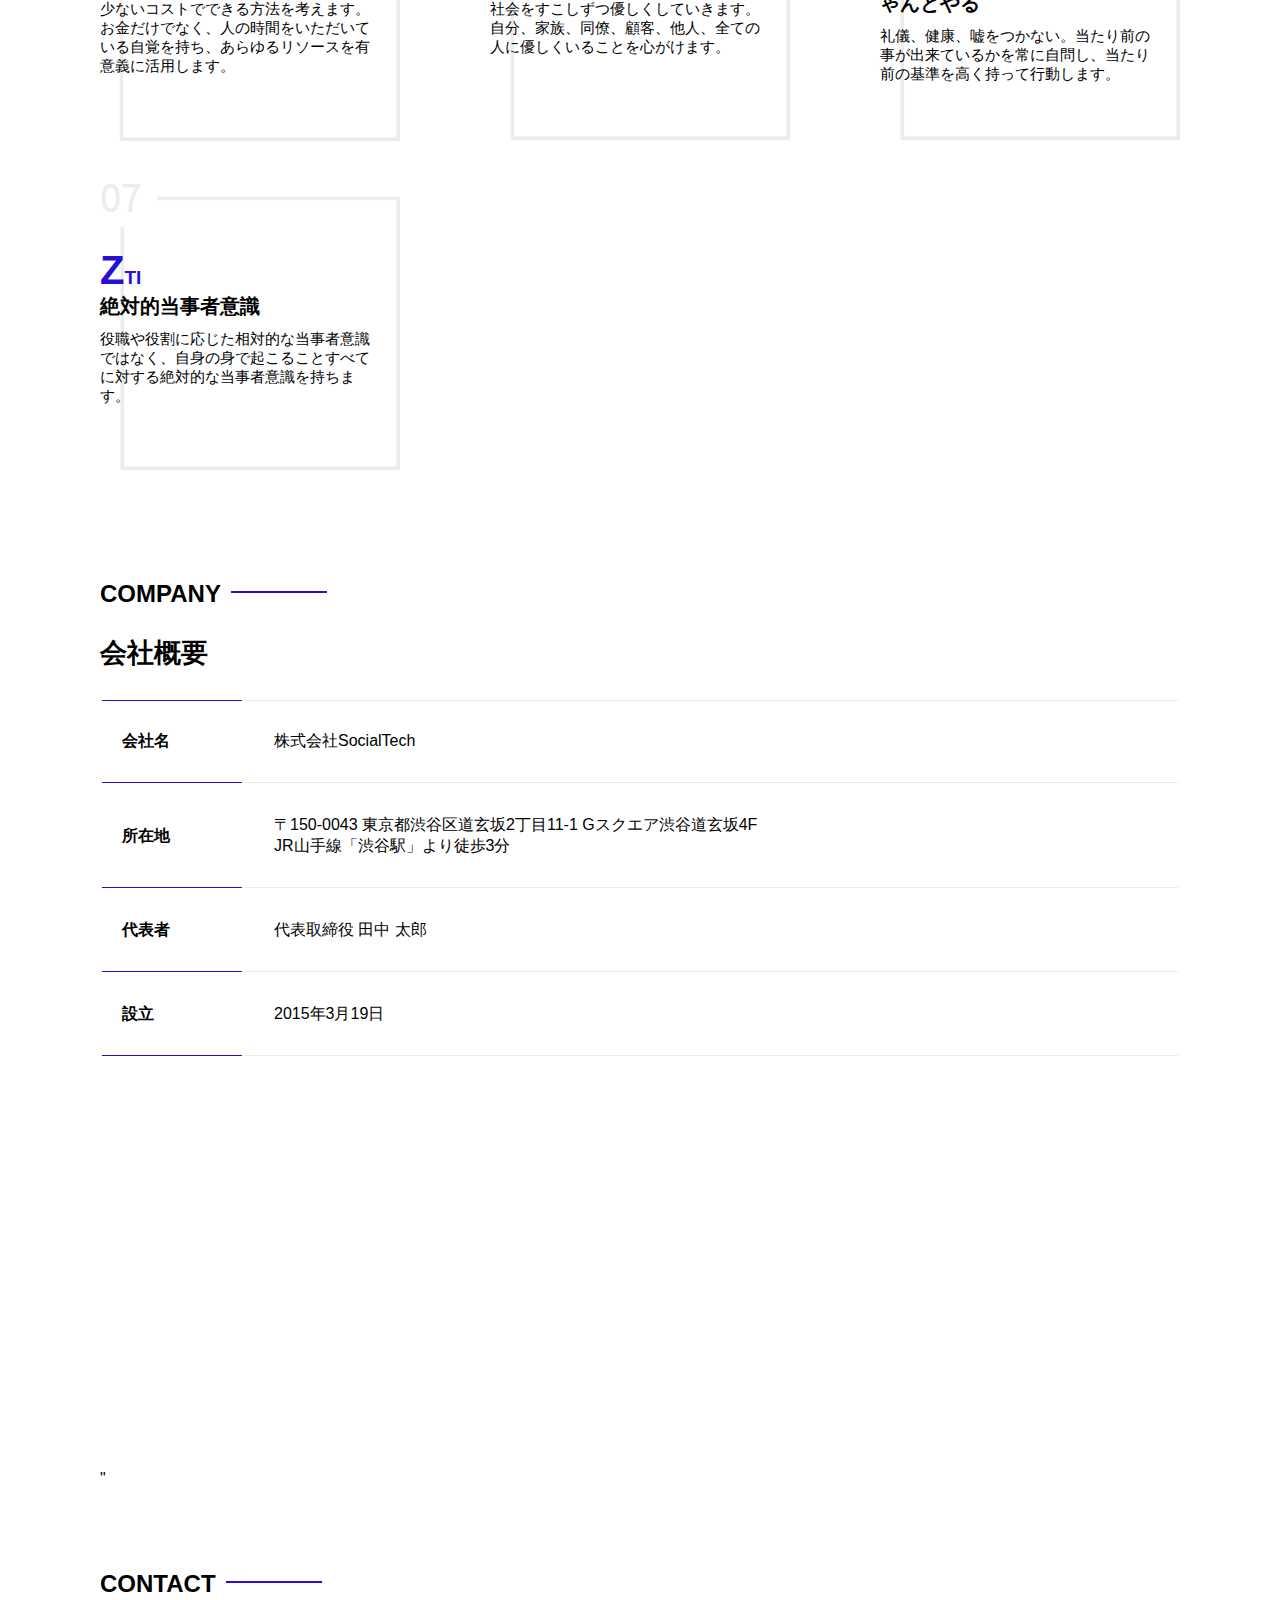
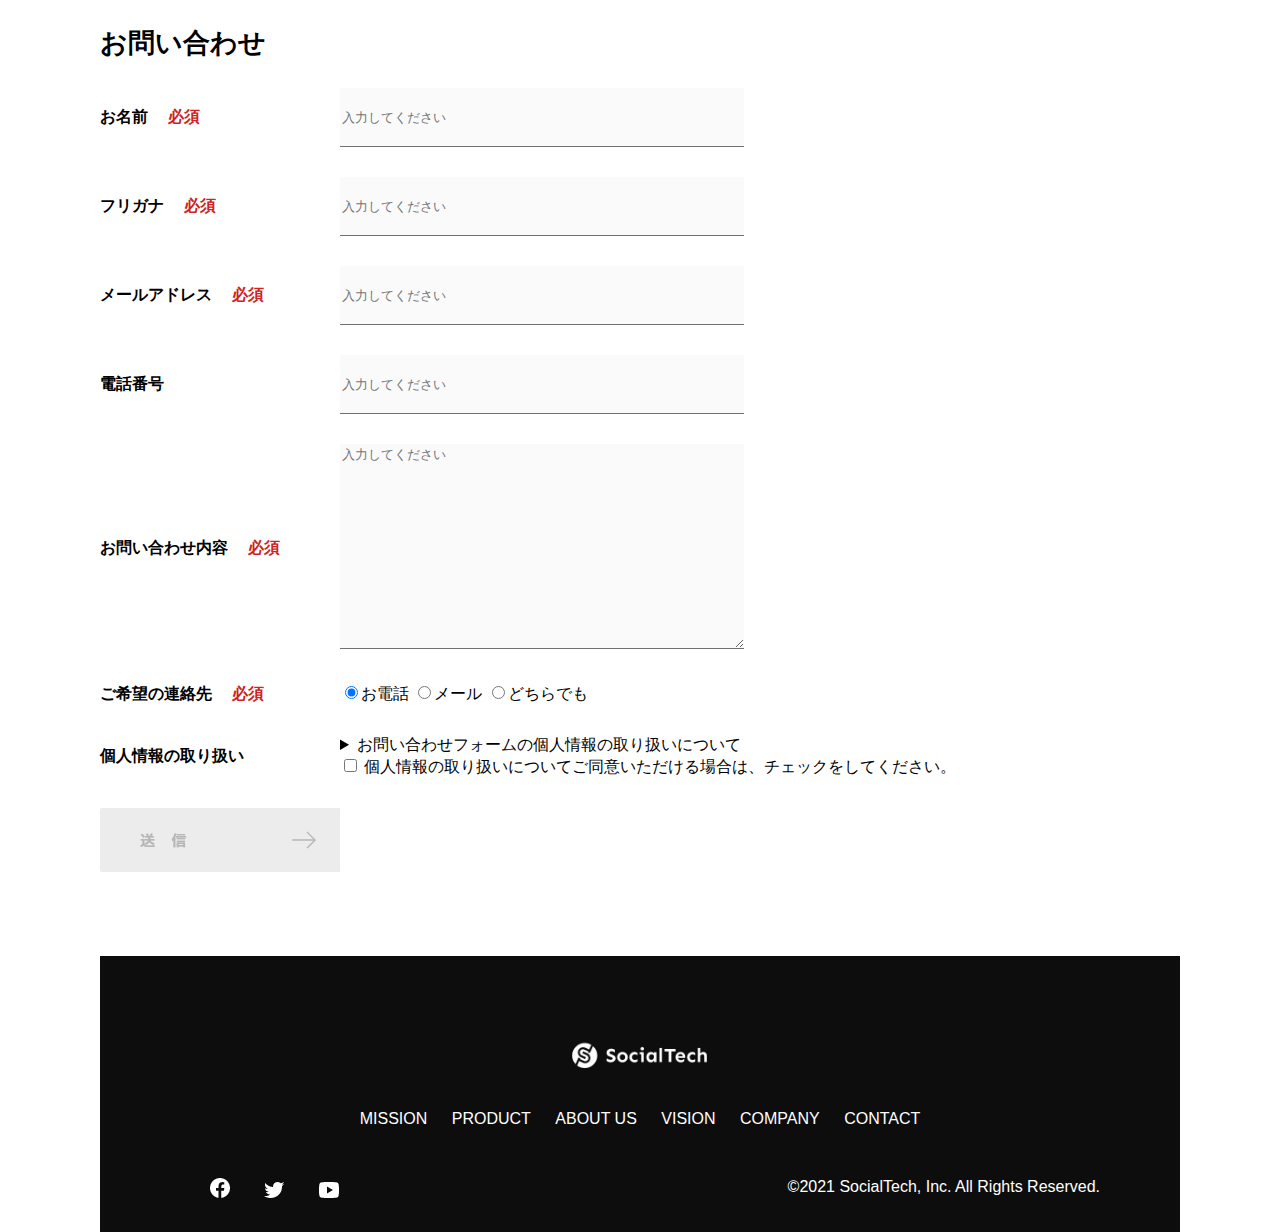
<file: kadai_tutorial_output/index.html>
<!DOCTYPE html>
<html>
    <head>
        <title>SocialTech</title>
        <meta charset="utf-8">
        <meta name="description" content="SocialTechはEdTech業界のリーディングカンパニーを目指します。">
        <meta name="viewport" content="width=device-width, initial-scale=1.0">
        <link rel="stylesheet" href="style.css">
    </head>
    <body>
        <header>
            <a href="index.html" id="logo">
                <img src="images/logo.png" alt="トップページへ戻る">
            </a>
            <nav id="nav-pc">
                <a href="mission.html">MISSION</a>
                <a href="product.html">PRODUCT</a>
                <a href="index.html#abooutus">ABOUT US</a>
                <a href="index.html#vision">VISION</a>
                <a href="index.html#company">COMPANY</a>
                <a href="index.html#contact">CONTACT</a>
            </nav>
            <!-- スマホ用メニューボタン　-->
            <img id="menu-sp" src="images/button-menu.png" alt="ナビゲーションを開く" onclick="document.getElementById('nav-sp').style.display = 'block'">
            <!-- スマホ用ナビゲーション -->
            <nav id="nav-sp">
                <img id="close" src="images/button-close.png" alt="ナビゲーションを閉じる" onclick="document.getElementById('nav-sp').style.display = 'none'">
                <a id="logo-sp" href="index.html" onclick="document.getElementById('nav-sp').style.display = 'none'"><img src="images/logo-sp.png" alt="トップページに戻る"></a>
                <a class="menu" href="mission.html" onclick="document.getElementById('nav-sp').style.display = 'none'">MISSION</a>
                <a class="menu" href="product.html" onclick="document.getElementById('nav-sp').style.display = 'none'">PRODUCT</a>
                <a class="menu" href="index.html#aboutus" onclick="document.getElementById('nav-sp').style.display = 'none'">ABOUTUS</a>
                <a class="menu" href="index.html#vision" onclick="document.getElementById('nav-sp').style.display = 'none'">VISION</a>
                <a class="menu" href="index.html#company" onclick="document.getElementById('nav-sp').style.display = 'none'">COMPANY</a>
                <a class="menu" href="index.html#contact" onclick="document.getElementById('nav-sp').style.display = 'none'">CONTACT</a>
                <div id="sns">
                     <a href="https://www.facebook.com/sejuku2013"><img src="images/button-facebook.png" alt="Facebookのリンク"></a>
                    <a href="https://twitter.com/samuraijuku"><img src="images/button-twitter.png" alt="Twitterのリンク"></a>
                    <a href="https://www.youtube.com/channel/UCCFOQO5aDK0xXam4cUQXT8g"><img src="images/button-youtube.png" alt="YouTubeのリンク"></a>
                </div>
            </nav>
        </header>
        <main>
            <article>
                <!--Main Visual-->
                <section id="main-visual">
                    <div id="main-message">
                        <h1>WORLD PEACE</h1>
                        <p>IT教育で世界平和を実現する</p>
                    </div>
                    <img src="images/index/index-main.png">
                </section>
                <!--Mission-->
                <section id="mission">
                    <h2 class="index-h2">MISSION</h2>
                    <div id="mission-flex">
                        <div>
                            <img id="mission-photo" src="images/index/index-mission.png" alt="屋外のベンチで撮影する多国籍の仲間たち">
                            <h3>世界平和の実現</h3>
                            <p>人類の悲願である世界平和。世界平和を脅かす様々な社会問題を解決するためには、イノベーションをどんどん起こしていく必要があります。SocialTechは、プログラミング教育を通してイノベーターを輩出することで、世界平和という大きなテーマに挑んでいきます。</p>
                        </div>
                        <div>
                            <img id="s2dgs" src="images/index/s2dgs.png" alt="S2DGs">
                            <h3>S2DGsの実現</h3>
                            <p>国連が掲げる「Sustainable Development Goals（持続可能な開発目標）」に含まれる17つのグローバル目標のうち、以下の5つの目標の実現をミッションとしてサービスを展開しています。</p>
                            <a href="mission.html">
                                <img src="images/button-more.png" alt="もっとみる">
                            </a>
                        </div>
                    </div>
                </section>
                <!-- Product -->
                <section id="product">
                    <h2 class="index-h2">PRODUCT</h2>
                    <div>
                        <div id="product-left">
                            <div>
                                <img class="product-photo" src="images/index/index-mantoman.png" alt="PCでコード書く男性">
                                <div class="product-explain">
                                    <span>MAN TO MAN</span>
                                    <h3>プログラミング教室</h3>
                                    <p>2013年より日本で唯一の専属講師によるマンツーマンのプログラミングレッスンを開始。AI/人工知能やウェブデザインの学習も可能です。</p>
                                </div>
                            </div>
                            <div>
                                <img class="product-photo" src="images/index/index-career.png" alt="笑顔で話し合う2人の男性">
                                <div class="product-explain">
                                    <span>CAREER</span>
                                    <h3>人材紹介事業</h3>
                                    <p>エンジニアへの転職に特化した履歴書や職務経歴書のアドバイスや面接対策を行い、豊富な求人の中から最適なキャリア選択を支援します。</p>
                                </div>
                            </div>
                        </div>
                        <div id="product-right">
                            <div>
                                <img class="product-photo" src="images/index/index-media.png" alt="スマートフォンを操作する人">
                                <div class="product-explain">
                                    <span>MEDIA</span>
                                    <h3>プログラミング学習メディア</h3>
                                    <p>月間200万人に読まれる日本最大級のプログラミング学習サイト「SocialTech Blog」やYouTubeチャンネルにて学習情報を発信しています。</p>
                                </div>
                            </div>
                            <div>
                                <img class="product-photo" src="images/index/index-b2b.png" alt="講演中の男性とそれを聴く人々">
                                <div class="product-explain">
                                    <span>B2B</span>
                                    <h3>法人研修事業</h3>
                                    <p>社員のスキルアップ・資格取得・福利厚生を目的としたプログラミング法人研修。貴社の事業モデルに合わせた研修内容の提案を致します。</p>
                                </div>
                            </div>
                        </div>   
                    </div>
                    <div>
                        <a id="product-more" href="product.html">
                            <img src="images/button-more.png" alt="もっとみる">
                        </a>
                    </div>
                </section>
                <!-- ABOUT US -->
                <section id="aboutus">
                    <h2 class="index-h2">ABOUT US</h2>
                    <h3>3つの組織の文化</h3>
                    <div>
                        <table class="culture-table">
                            <tr>
                                <td>
                                    <span class="culture-num">01</span>
                                </td>
                                <td>
                                    <span class="culture-en">FLEXIBLE</span>
                                    <span class="culture-jp">フレキシブル</span>
                                </td>
                            </tr>
                            <tr>
                                <td>
                                    <!-- blank -->
                                </td>
                                <td>
                                    <p class="culture-description">
                                        リモートワーク、フルフレックス、副業推奨など1人1人が最大限のパフォーマンスを発揮できる柔軟な働き方を促進しています。
                                    </p>
                                </td>
                            </tr>
                            <tr>
                                <td>
                                    <span class="culture-num">02</span>
                                </td>
                                <td>
                                    <span class="culture-en">TEAL</span>
                                    <span class="culture-jp">ティール</span>
                                </td>
                            </tr>
                            <tr>
                                <td>
                                    <!-- blank -->
                                </td>
                                <td>
                                    <p class="culture-description">
                                        会社全体を1つの生命体として捉え、お互いが深く結びついた一階層型
                                        組織として部署・チーム関係なく課題解決をできる組織を目指しています。
                                    </p>
                                </td>
                            </tr>
                            <tr>
                                <td>
                                    <span class="culture-num">03</span>
                                </td>
                                <td>
                                    <span class="culture-en">SELF REALIZATION</span>
                                    <span class="culture-jp">自己実現</span>
                                </td>
                            </tr>
                            <tr>
                                <td>
                                    <!-- blank -->
                                </td>
                                <td>
                                    <p class="culture-description">
                                        クオーター毎に経営・部署・個人ごとにOKRを設定し個人のキャリアと
                                        会社の目指す方向の軌道修正を行っております。
                                    </p>
                                </td>
                            </tr>
                        </table>
                        <img class="culture-img" src="images/index/index-aboutus1.png" alt="笑顔で話し合う2人の女性">
                    </div>
                    <img class="culture-img2" src="images/index/index-aboutus2.png" alt="笑顔で話し合う3人の男女">
                </section>
                <section id="vision">
                    <h2 class="index-h2">VISION</h2>
                    <h3>7つの行動方針</h3>
                    <div>
                        <div class="vision-box">
                            <img src="images/index/vision-01.png" alt="01">
                            <span>
                                <h4>CUSTOMER IS BOSS</h4>
                                <h5>あなたのボスは顧客である</h5>
                                <p>私たちは常にお客様志向で行動し、お客様を喜ばせ、期待値を超えた感動を提供することを大切にします。</p>
                            </span>
                        </div>
                        <div class="vision-box">
                           <img src="images/index/vision-02.png" alt="02">
                           <span>
                                <h4>MOVE FAST</h4>
                                <h5>早さは価値</h5>
                                <p>素早く試し、素早く実行することで新しい気付きや発見を見つけていきます。</p>
                           </span>
                        </div>
                        <div class="vision-box">
                          <img src="images/index/vision-03.png" alt="03">
                          <span>
                                <h4>IMPACT DRIVEN</h4>
                                <h5>作業するのは仕事ではない</h5>
                                <p>問題から考え、成果とは何かを考え続け、インパクトのある成果を生むために仕事をしていきます。</p>
                          </span>
                        </div>
                        <div class="vision-box">
                          <img src="images/index//vision-04.png" alt="04">
                          <span>
                                <h4>SAVE TIME, SAVE MONEY</h4>
                                <h5>浪費は命取りになる</h5>
                                <p>少ないコストでできる方法を考えます。お金だけでなく、人の時間をいただいている自覚を持ち、あらゆるリソースを有意義に活用します。</p>
                          </span>
                        </div>
                        <div class="vision-box">
                          <img src="images/index/vision-05.png" alt="05">
                          <span>
                                <h4>BE GENTLE</h4>
                                <h5>「優しくない」をなくす</h5>
                                <p>社会をすこしずつ優しくしていきます。自分、家族、同僚、顧客、他人、全ての人に優しくいることを心がけます。</p>
                           </span>
                        </div>
                        <div class="vision-box">
                          <img src="images/index/vision-06.png" alt="06">
                          <span>
                                <h4>ABC</h4>
                                <h5>当たり前の事をバカにせずにちゃんとやる</h5>
                                <p>礼儀、健康、嘘をつかない。当たり前の事が出来ているかを常に自問し、当たり前の基準を高く持って行動します。</p>
                          </span>
                        </div>
                        <div class="vision-box">
                          <img src="images/index/vision-07.png" alt="07">
                          <span>
                                <h4>ZTI</h4>
                                <h5>絶対的当事者意識</h5>
                                <p>役職や役割に応じた相対的な当事者意識ではなく、自身の身で起こることすべてに対する絶対的な当事者意識を持ちます。</p>
                          </span>
                        </div>
                    </div>
                </section>
                <!-- COMPANY -->
                <section id="company">
                    <h2 class="index-h2">COMPANY</h2>
                    <h3>会社概要</h3>
                    <table id="company-table">
                        <tr>
                            <th class="tableheader-first">会社名</th>
                            <td class="cell-first">株式会社SocialTech</td>
                        </tr>
                        <tr>
                            <th class="tableheader">所在地</th>
                            <td class="cell">〒150-0043 東京都渋谷区道玄坂2丁目11-1 Gスクエア渋谷道玄坂4F<br>JR山手線「渋谷駅」より徒歩3分</td>
                        </tr>
                        <tr>
                            <th class="tableheader">代表者</th>
                            <td class="cell">代表取締役 田中 太郎</td>
                        </tr>
                        <tr>
                            <th class="tableheader">設立</th>
                            <td class="cell">2015年3月19日</td>
                        </tr>
                    </table>
                    <iframe 
                        src="https://www.google.com/maps/embed?pb=!1m18!1m12!1m3!1d3241.7771749825088!2d139.6935948757867!3d35.657861172594835!2m3!1f0!2f0!3f0!3m2!1i1024!2i768!4f13.1!3m3!1m2!1s0x60188b55ffeaaaab%3A0x552bb81dbe5fefb7!2z44CSMTUwLTAwNDMg5p2x5Lqs6YO95riL6LC35Yy66YGT546E5Z2C77yS5LiB55uu77yR77yR4oiS77yR77yR!5e0!3m2!1sja!2sjp!4v1704104920322!5m2!1sja!2sjp" width="600" height="450" style="border:0;" allowfullscreen="" loading="lazy" referrerpolicy="no-referrer-when-downgrade"
                        style="border: 0;" allowfullscreen="" loading="lazy">
                    </iframe>"
                </section>
                <!-- CONTACT -->
                <section id="contact">
                    <h2 class="index-h2">CONTACT</h2>
                    <h3>お問い合わせ</h3>
                    <form>
                        <div>
                            <div class="contact-heading">
                                <label class="contact-label">お名前<span class="contact-span">必須</span></label>
                            </div>
                            <div>
                                <input type="text" name="name" placeholder="入力してください" class="contact-textbox">
                            </div>
                        </div>
                        <div>
                            <div class="contact-heading">
                                <label class="contact-label">フリガナ<span class="contact-span">必須</span></label>
                            </div>
                            <div>
                                <input type="text" name="hurigana" placeholder="入力してください" class="contact-textbox">
                            </div>
                        </div>
                        <div>
                            <div class="contact-heading">
                                <label class="contact-label">メールアドレス<span class="contact-span">必須</span></label>
                            </div>
                            <div>
                                <input type="text" name="email" placeholder="入力してください" class="contact-textbox">
                            </div>
                        </div>
                        <div>
                            <div class="contact-heading">
                                <label class="contact-label">電話番号</label>
                            </div>
                            <div>
                                <input type="text" name="tel" placeholder="入力してください" class="contact-textbox">
                            </div>
                        </div>
                        <div>
                            <div class="contact-heading">
                                <label class="contact-label">お問い合わせ内容<span class="contact-span">必須</span></label>
                            </div>
                            <div>
                                <textarea class="contact-textarea" placeholder="入力してください" name="message"></textarea>
                            </div>
                        </div>
                        <div>
                            <div class="contact-heading">
                                <label class="contact-label">ご希望の連絡先<span class="contact-span">必須</span></label>
                            </div>
                            <div>
                                <input class="radiobutton" type="radio" value="tel" name="contact" checked><label>お電話</label>
                                <input class="radiobutton" type="radio" value="mail" name="contact"><label>メール</label>
                                <input class="radiobutton" type="radio" value="both" name="contact"><label>どちらでも</label>
                            </div>
                        </div>
                        <div>
                            <div class="contact-heading">
                                <div class="contact-label">個人情報の取り扱い</div>
                            </div>
                            <div>
                                <details>
                                    <summary>お問い合わせフォームの個人情報の取り扱いについて</summary>
                                    <div>
                                        <span>１．組織の名称又は氏名</span><br>
                                        株式会社SocialTech<br><br>
                                        <span>２．個人情報保護管理者（若しくはその代理人）の氏名又は職名、所属及び連絡先
                                          鈴木 一郎 コーポレート部</span><br>
                                        メールアドレス：support@socialtech.net<br>
                                        TEL：03-xxxx-xxxx<br>
                                        <span>３．個人情報の利用目的</span><br>
                                        ・本サービス及び本サービスに関連する情報の提供又はそれらに関する連絡のため<br>
                                        ・ユーザーの本人確認のため<br>
                                        ・当社サービスのご案内のため<br>
                                        ・当社の商品等の広告または宣伝（電子メールによるものを含むものとします。）<br><br>
                                        <span>４．個人情報の取り扱い業務の委託</span><br>
                                        個人情報の取扱業務の全部または一部を外部に業務委託する場合があります。<br>
                                        その際、弊社は、個人情報を適切に保護できる管理体制を敷き実行していることを条件として<br>
                                        委託先を厳選したうえで、機密保持契約を委託先と締結し、お客様の個人情報を厳密に管理させます。<br><br>
                                        <span>５．個人情報の開示等の請求</span><br>
                                        お客様は、弊社に対してご自身の個人情報の開示等（利用目的の通知、開示、内容の訂正・追加・削除、利用の停止または消去、第三者への提供の停止）に関して、当社問合わせ窓口に申し出ることができます。<br>
                                        その際、弊社はお客様ご本人を確認させていただいたうえで、合理的な期間内に対応いたします。<br><br>
                                        なお、個人情報に関する弊社問合わせ先は、次の通りです。<br><br>
                                        株式会社SocialTech　個人情報問合せ窓口<br>
                                        〒150-0043　東京都渋谷区道玄坂2丁目11-1 Ｇスクエア渋谷道玄坂 4F<br>
                                        メールアドレス：support@socialtech.net　TEL：03-xxxx-xxxx<br><br>
                                        <span>６．個人情報を提供されることの任意性について</span><br><br>
                                        お客様がご自身の個人情報を弊社に提供されるか否かは、お客様のご判断によりますが、もしご提供されない場合には、適切なサービスが提供できない場合がありますので予めご了承ください。
                                      </div>
                                </details>
                                <input type="checkbox" name="agree">
                                <span>個人情報の取り扱いについてご同意いただける場合は、チェックをしてください。</span>
                            </div>
                        </div>
                        <input type="image" src="images/button-submit.png" alt="送信する">
                    </form>
                </section>
            </article>
            <footer>
                <div id="footer-logo">
                    <img src="images/logo-sp.png" alt="SocialTech">
                </div>
                <div id="footer-link">
                    <a href="mission.html">MISSION</a>
                    <a href="product.html">PRODUCT</a>
                    <a href="index.html#aboutus">ABOUT US</a>
                    <a href="index.html#vision">VISION</a>
                    <a href="index.html#company">COMPANY</a>
                    <a href="index.html#contact">CONTACT</a>
                  </div>
                  <div id="sns-footer">
                    <a href="https://www.facebook.com/sejuku2013"><img src="images/button-facebook.png" alt="Facebookのリンク"></a>
                    <a href="https://twitter.com/samuraijuku"><img src="images/button-twitter.png" alt="Twitterのリンク"></a>
                    <a href="https://www.youtube.com/channel/UCCFOQO5aDK0xXam4cUQXT8g"><img src="images/button-youtube.png" alt="YouTubeのリンク"></a>
                    <span id="copyright">&copy;2021 SocialTech, Inc. All Rights Reserved. </span>
                  </div>
            </footer>
        </main>
    </body>
</html>
</file>
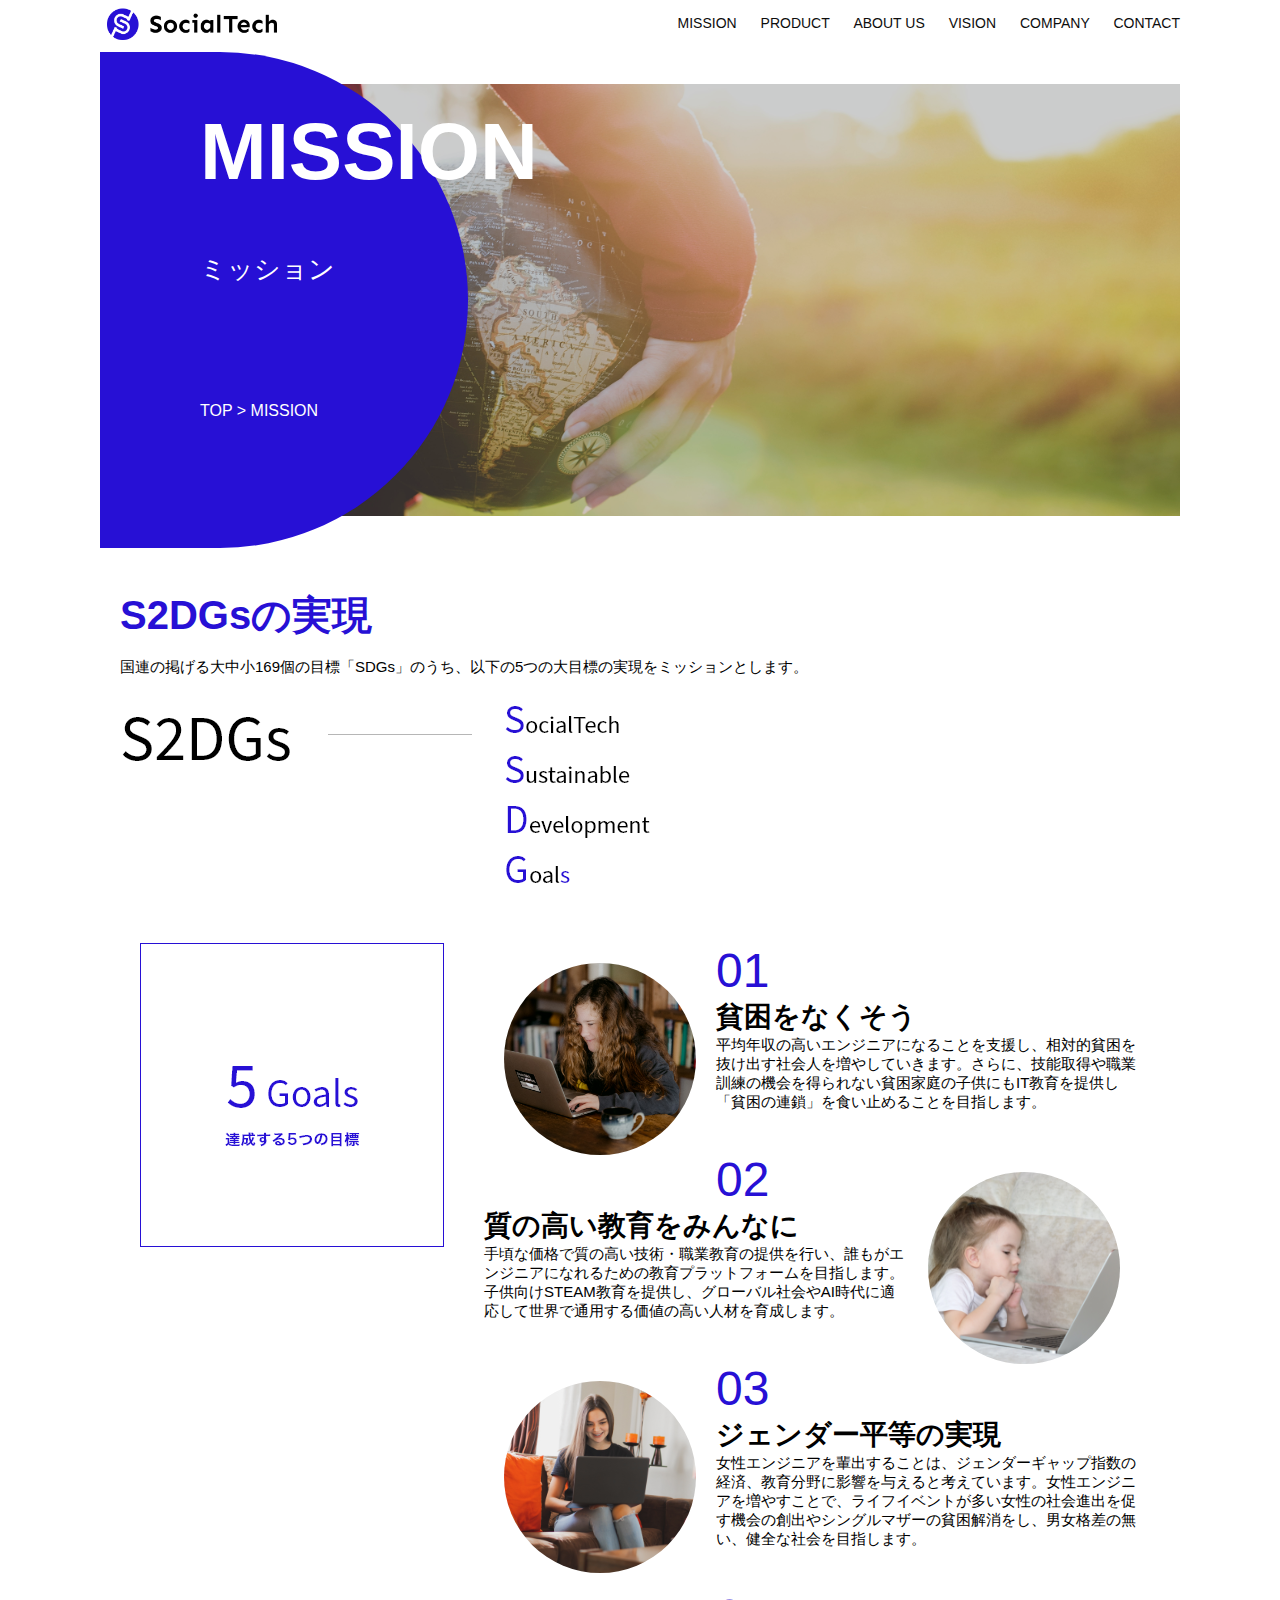
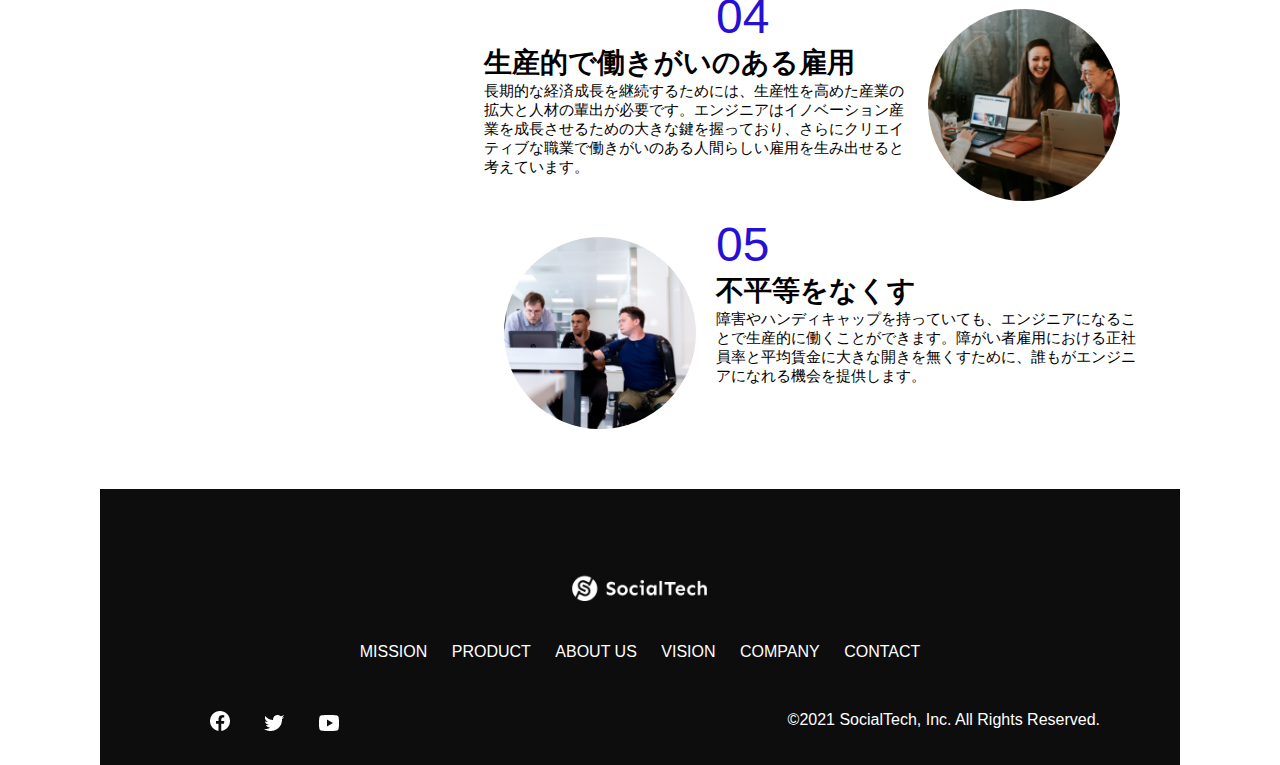
<file: kadai_tutorial_output/mission.html>
<!DOCTYPE html>
<html>
<head>
  <title>SocialTech - MISSION ミッション -</title>
  <meta charset="UTF-8">
  <meta name="description" content="SocialTechが目指す5つの目標（S2DGs）を紹介します">
  <meta name="viewport" content="width=device-width, initial-scale=1.0">
  <link rel="stylesheet" href="style.css">
</head>

<body>
  <!-- ヘッダー -->
  <header>
    <!-- ロゴ -->
    <a href="index.html" id="logo"><img src="images/logo.png" alt="トップページに戻る"></a>

    <!-- PC用ナビゲーション -->
    <nav id="nav-pc">
      <a href="mission.html">MISSION</a>
      <a href="product.html">PRODUCT</a>
      <a href="index.html#aboutus">ABOUT US</a>
      <a href="index.html#vision">VISION</a>
      <a href="index.html#company">COMPANY</a>
      <a href="index.html#contact">CONTACT</a>
    </nav>

    <!-- スマホ用メニューボタン -->
    <img id="menu-sp" src="images/button-menu.png" alt="ナビゲーションを開く" onclick="document.getElementById('nav-sp').style.display = 'block'">

    <!-- スマホ用ナビゲーション -->
    <nav id="nav-sp">
      <img id="close" src="images/button-close.png" alt="ナビゲーションを閉じる" onclick="document.getElementById('nav-sp').style.display = 'none'">
      <a id="logo-sp" href="index.html" onclick="document.getElementById('nav-sp').style.display = 'none'"><img
          src="images/logo-sp.png" alt="トップページに戻る"></a>
      <a class="menu" href="mission.html" onclick="document.getElementById('nav-sp').style.display = 'none'">MISSION</a>
      <a class="menu" href="product.html" onclick="document.getElementById('nav-sp').style.display = 'none'">PRODUCT</a>
      <a class="menu" href="index.html#aboutus" onclick="document.getElementById('nav-sp').style.display = 'none'">ABOUT
        US</a>
      <a class="menu" href="index.html#vision"
        onclick="document.getElementById('nav-sp').style.display = 'none'">VISION</a>
      <a class="menu" href="index.html#company"
        onclick="document.getElementById('nav-sp').style.display = 'none'">COMPANY</a>
      <a class="menu" href="index.html#contact"
        onclick="document.getElementById('nav-sp').style.display = 'none'">CONTACT</a>
      <div id="sns">
        <a href="https://www.facebook.com/sejuku2013"><img src="images/button-facebook.png" alt="Facebookのリンク"></a>
        <a href="https://twitter.com/samuraijuku"><img src="images/button-twitter.png" alt="Twitterのリンク"></a>
        <a href="https://www.youtube.com/channel/UCCFOQO5aDK0xXam4cUQXT8g"><img src="images/button-youtube.png" alt="YouTubeのリンク"></a>
      </div>
    </nav>
  </header>
  <main>
    <article>
      <section id="mission-main">
        <div id="mission-title">
          <h1>MISSION</h1>
          <span>ミッション</span>
          <div>TOP > MISSION</div>
        </div>
      </section>
      <section id="mission-s2dgs">
        <h2 class="mission-h2">S2DGsの実現</h2>
        <p>国連の掲げる大中小169個の目標「SDGs」のうち、以下の5つの大目標の実現をミッションとします。</p>
        <img src="images/mission/mission-s2dgs.png" alt="S2DGs">
        </section>
        <section id="mission-5goals">
          <div>
            <img id="s2dgs-image" src="images/mission/mission-5goals.png" alt="5Goals">
          </div>
          <div>
            <div>
              <img class="fivegoals-image-left" src="images/mission/mission-5goals01.png" alt="PCを操作する女の子">
              <span class="fivegoals-number">01</span>
              <h3 class="fivegoals-h3">貧困をなくそう</h3>
              <p class="fivegoals-p">
                平均年収の高いエンジニアになることを支援し、相対的貧困を抜け出す社会人を増やしていきます。さらに、技能取得や職業訓練の機会を得られない貧困家庭の子供にもIT教育を提供し「貧困の連鎖」を食い止めることを目指します。
              </p>
            </div>
            <div>
              <img class="fivegoals-image-right" src="images/mission/mission-5goals02.png" alt="PCを見つめる小さい女の子">
              <span class="fivegoals-number">02</span>
              <h3 class="fivegoals-h3">質の高い教育をみんなに</h3>
              <p class="fivegoals-p">
                手頃な価格で質の高い技術・職業教育の提供を行い、誰もがエンジニアになれるための教育プラットフォームを目指します。子供向けSTEAM教育を提供し、グローバル社会やAI時代に適応して世界で通用する価値の高い人材を育成します。
              </p>
            </div>
            <div>
              <img class="fivegoals-image-left" src="images/mission/mission-5goals03.png" alt="PCを操作する女性">
              <span class="fivegoals-number">03</span>
              <h3 class="fivegoals-h3">ジェンダー平等の実現</h3>
              <p class="fivegoals-p">
                女性エンジニアを輩出することは、ジェンダーギャップ指数の経済、教育分野に影響を与えると考えています。女性エンジニアを増やすことで、ライフイベントが多い女性の社会進出を促す機会の創出やシングルマザーの貧困解消をし、男女格差の無い、健全な社会を目指します。
              </p>
            </div>
            <div>
              <img class="fivegoals-image-right" src="images/mission/mission-5goals04.png" alt="笑顔で話し合う3人の男女">
              <span class="fivegoals-number">04</span>
              <h3 class="fivegoals-h3">生産的で働きがいのある雇用</h3>
              <p class="fivegoals-p">
                長期的な経済成長を継続するためには、生産性を高めた産業の拡大と人材の輩出が必要です。エンジニアはイノベーション産業を成長させるための大きな鍵を握っており、さらにクリエイティブな職業で働きがいのある人間らしい雇用を生み出せると考えています。
              </p>
            </div>
            <div>
              <img class="fivegoals-image-left" src="images/mission/mission-5goals05.png" alt="障害を持つ男性が生き生きと働く様子">
              <span class="fivegoals-number">05</span>
              <h3 class="fivegoals-h3">不平等をなくす</h3>
              <p class="fivegoals-p">
                障害やハンディキャップを持っていても、エンジニアになることで生産的に働くことができます。障がい者雇用における正社員率と平均賃金に大きな開きを無くすために、誰もがエンジニアになれる機会を提供します。
              </p>
            </div>
          </div>
        </section>
    </article>
    <footer>
      <div id="footer-logo">
        <img src="images/logo-sp.png" alt="SocialTech">
      </div>
      <div id="footer-link">
        <a href="mission.html">MISSION</a>
        <a href="product.html">PRODUCT</a>
        <a href="index.html#aboutus">ABOUT US</a>
        <a href="index.html#vision">VISION</a>
        <a href="index.html#company">COMPANY</a>
        <a href="index.html#contact">CONTACT</a>
      </div>
      <div id="sns-footer">
        <a href="https://www.facebook.com/sejuku2013"><img src="images/button-facebook.png" alt="Facebookのリンク"></a>
        <a href="https://twitter.com/samuraijuku"><img src="images/button-twitter.png" alt="Twitterのリンク"></a>
        <a href="https://www.youtube.com/channel/UCCFOQO5aDK0xXam4cUQXT8g"><img src="images/button-youtube.png" alt="YouTubeのリンク"></a>
        <span id="copyright">&copy;2021 SocialTech, Inc. All Rights Reserved. </span>
      </div>
    </footer>
  </main>
</body>

</html>
</file>
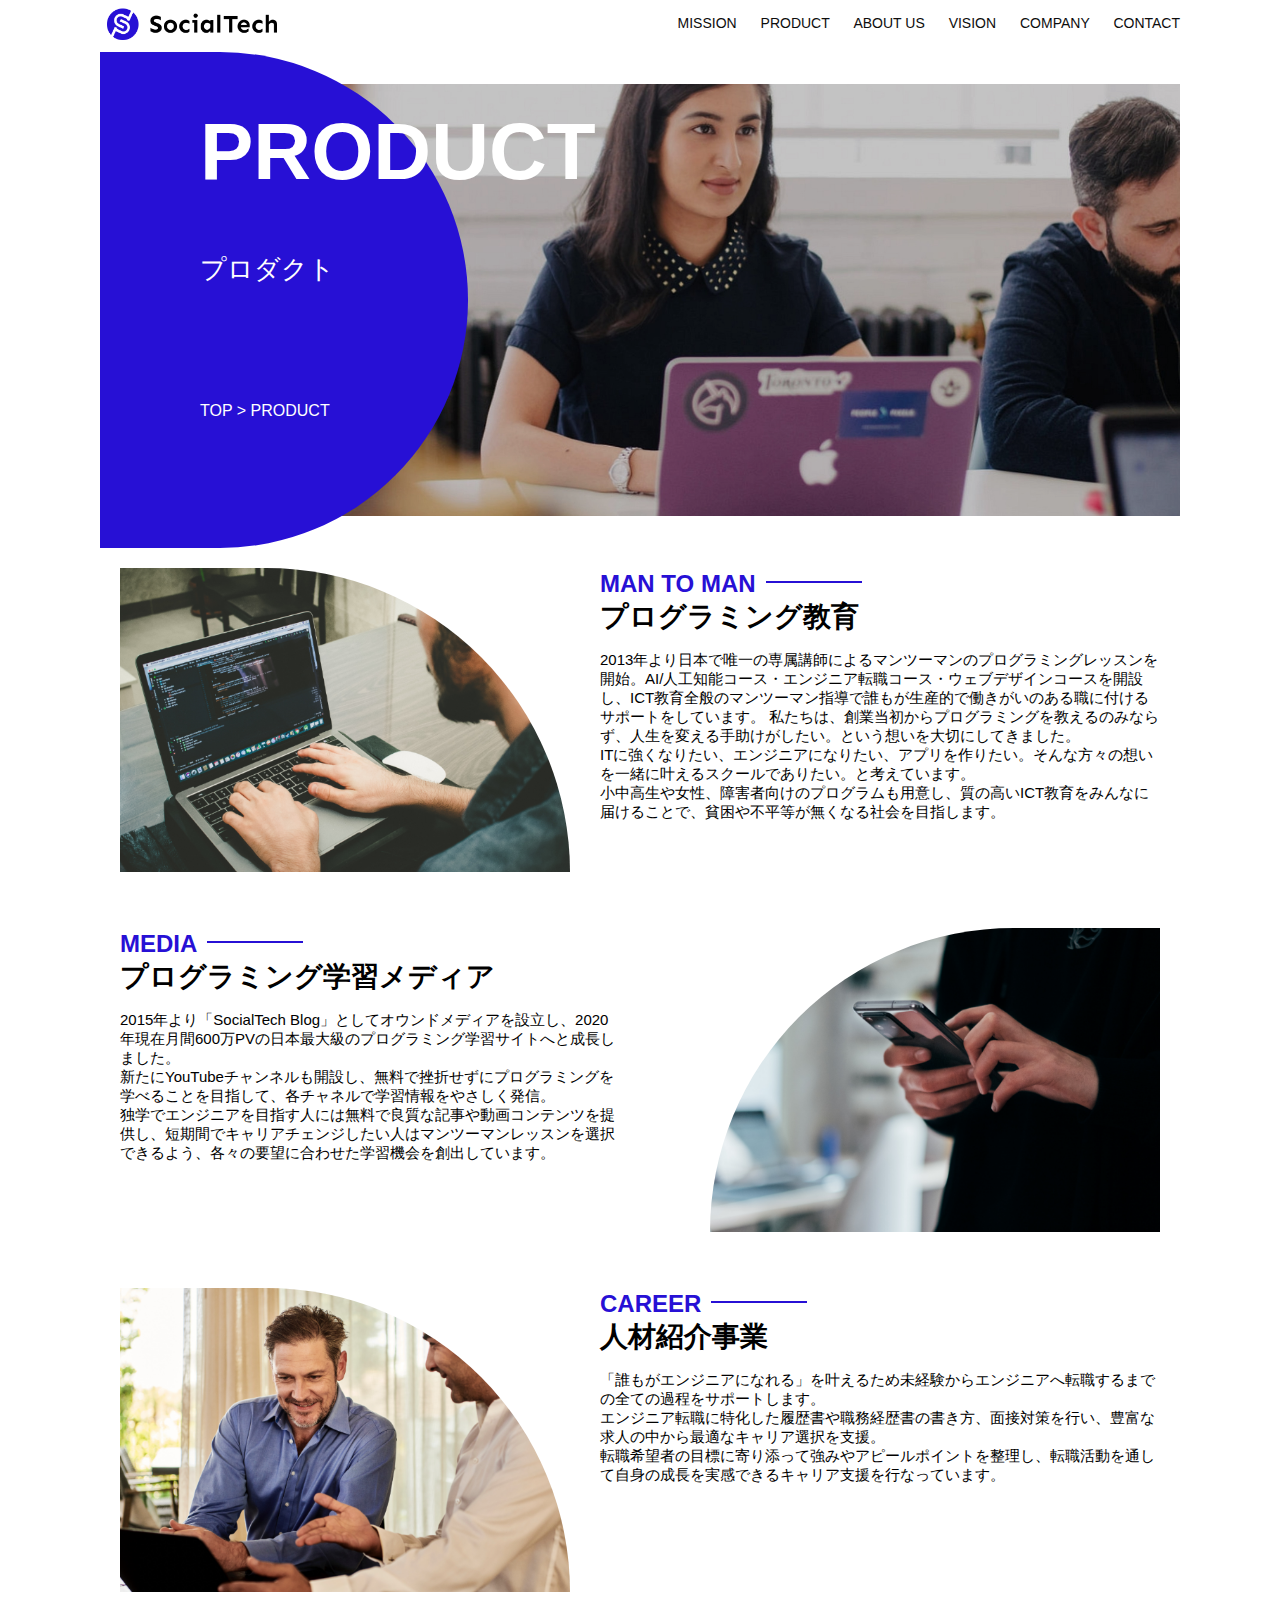
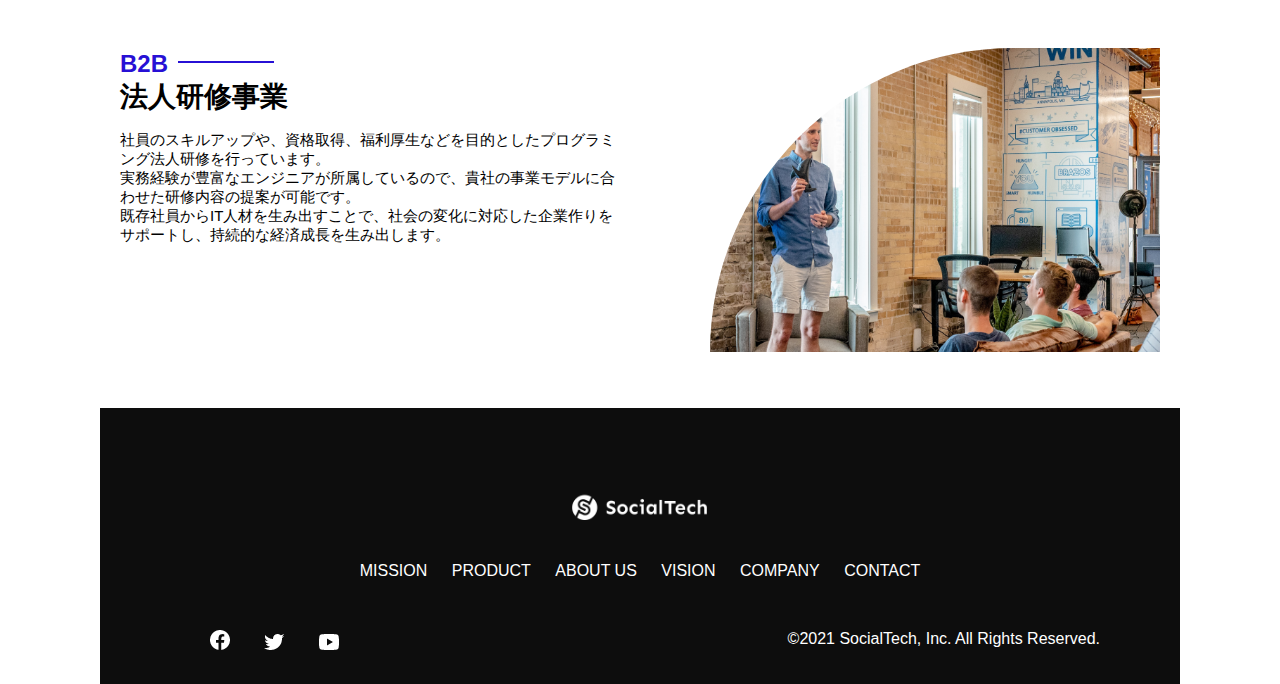
<file: kadai_tutorial_output/product.html>
<!DOCTYPE html>
<html>
<head>
  <title>SocialTech -PRODUCT プロダクト-</title>
  <meta charset="UTF-8">
  <meta name="description" content="SocialTechの4つのプロダクトを紹介します">
  <meta name="viewport" content="width=device-width, initial-scale=1.0">
  <link rel="stylesheet" href="style.css">
</head>

<body>
  <!-- ヘッダー -->
  <header>
    <!-- ロゴ -->
    <a href="index.html" id="logo"><img src="images/logo.png" alt="トップページに戻る"></a>

    <!-- PC用ナビゲーション -->
    <nav id="nav-pc">
      <a href="mission.html">MISSION</a>
      <a href="product.html">PRODUCT</a>
      <a href="index.html#aboutus">ABOUT US</a>
      <a href="index.html#vision">VISION</a>
      <a href="index.html#company">COMPANY</a>
      <a href="index.html#contact">CONTACT</a>
    </nav>

    <!-- スマホ用メニューボタン -->
    <img id="menu-sp" src="images/button-menu.png" alt="ナビゲーションを開く" onclick="document.getElementById('nav-sp').style.display = 'block'">

    <!-- スマホ用ナビゲーション -->
    <nav id="nav-sp">
      <img id="close" src="images/button-close.png" alt="ナビゲーションを閉じる" onclick="document.getElementById('nav-sp').style.display = 'none'">
      <a id="logo-sp" href="index.html" onclick="document.getElementById('nav-sp').style.display = 'none'"><img
          src="images/logo-sp.png" alt="トップページに戻る"></a>
      <a class="menu" href="mission.html" onclick="document.getElementById('nav-sp').style.display = 'none'">MISSION</a>
      <a class="menu" href="product.html" onclick="document.getElementById('nav-sp').style.display = 'none'">PRODUCT</a>
      <a class="menu" href="index.html#aboutus" onclick="document.getElementById('nav-sp').style.display = 'none'">ABOUT
        US</a>
      <a class="menu" href="index.html#vision"
        onclick="document.getElementById('nav-sp').style.display = 'none'">VISION</a>
      <a class="menu" href="index.html#company"
        onclick="document.getElementById('nav-sp').style.display = 'none'">COMPANY</a>
      <a class="menu" href="index.html#contact"
        onclick="document.getElementById('nav-sp').style.display = 'none'">CONTACT</a>
      <div id="sns">
        <a href="https://www.facebook.com/sejuku2013"><img src="images/button-facebook.png" alt="Facebookのリンク"></a>
        <a href="https://twitter.com/samuraijuku"><img src="images/button-twitter.png" alt="Twitterのリンク"></a>
        <a href="https://www.youtube.com/channel/UCCFOQO5aDK0xXam4cUQXT8g"><img src="images/button-youtube.png" alt="YouTubeのリンク"></a>
      </div>
    </nav>
  </header>
  <main>
    <article>
        <section id="product-main">
            <div id="product-title">
              <h1>PRODUCT</h1>
              <span>プロダクト</span>
              <div>TOP > PRODUCT</div>
            </div>
        </section>
        <section class="product-section1">
            <img src="images/product/product-mantoman.png" alt="PCでコードを書く男性">
            <div>
            <h2 class="product-h2">MAN TO MAN</h2>
            <h3 class="product-h3">プログラミング教育</h3>
            <p>
                2013年より日本で唯一の専属講師によるマンツーマンのプログラミングレッスンを開始。AI/人工知能コース・エンジニア転職コース・ウェブデザインコースを開設し、ICT教育全般のマンツーマン指導で誰もが生産的で働きがいのある職に付けるサポートをしています。
                私たちは、創業当初からプログラミングを教えるのみならず、人生を変える手助けがしたい。という想いを大切にしてきました。<br>ITに強くなりたい、エンジニアになりたい、アプリを作りたい。そんな方々の想いを一緒に叶えるスクールでありたい。と考えています。<br>小中高生や女性、障害者向けのプログラムも用意し、質の高いICT教育をみんなに届けることで、貧困や不平等が無くなる社会を目指します。
            </p>
            </div>
        </section>
        <section class="product-section2">
            <div>
            <h2 class="product-h2">MEDIA</h2>
            <h3 class="product-h3">プログラミング学習メディア</h3>
            <p>2015年より「SocialTech
                Blog」としてオウンドメディアを設立し、2020年現在月間600万PVの日本最大級のプログラミング学習サイトへと成長しました。<br>新たにYouTubeチャンネルも開設し、無料で挫折せずにプログラミングを学べることを目指して、各チャネルで学習情報をやさしく発信。<br>独学でエンジニアを目指す人には無料で良質な記事や動画コンテンツを提供し、短期間でキャリアチェンジしたい人はマンツーマンレッスンを選択できるよう、各々の要望に合わせた学習機会を創出しています。
            </p>
            </div>
            <img src="images/product/product-media.png" alt="スマートフォンを操作する人">
        </section>
        <section class="product-section1">
            <img src="images/product/product-career.png" alt="笑顔で話し合う2人の男性">
            <div>
            <h2 class="product-h2">CAREER</h2>
            <h3 class="product-h3">人材紹介事業</h3>
            <p>
                「誰もがエンジニアになれる」を叶えるため未経験からエンジニアへ転職するまでの全ての過程をサポートします。<br>エンジニア転職に特化した履歴書や職務経歴書の書き方、面接対策を行い、豊富な求人の中から最適なキャリア選択を支援。<br>転職希望者の目標に寄り添って強みやアピールポイントを整理し、転職活動を通して自身の成長を実感できるキャリア支援を行なっています。<br>
            </p>
            </div>
        </section>
        <section class="product-section2">
            <div>
            <h2 class="product-h2">B2B</h2>
            <h3 class="product-h3">法人研修事業</h3>
            <p>
                社員のスキルアップや、資格取得、福利厚生などを目的としたプログラミング法人研修を行っています。<br>実務経験が豊富なエンジニアが所属しているので、貴社の事業モデルに合わせた研修内容の提案が可能です。<br>既存社員からIT人材を生み出すことで、社会の変化に対応した企業作りをサポートし、持続的な経済成長を生み出します。
            </p>
            </div>
            <img src="images/product/product-b2b.png" alt="講演中の男性とそれを聴く人々">
        </section>
    </article>
    <footer>
      <div id="footer-logo">
        <img src="images/logo-sp.png" alt="SocialTech">
      </div>
      <div id="footer-link">
        <a href="mission.html">MISSION</a>
        <a href="product.html">PRODUCT</a>
        <a href="index.html#aboutus">ABOUT US</a>
        <a href="index.html#vision">VISION</a>
        <a href="index.html#company">COMPANY</a>
        <a href="index.html#contact">CONTACT</a>
      </div>
      <div id="sns-footer">
        <a href="https://www.facebook.com/sejuku2013"><img src="images/button-facebook.png" alt="Facebookのリンク"></a>
        <a href="https://twitter.com/samuraijuku"><img src="images/button-twitter.png" alt="Twitterのリンク"></a>
        <a href="https://www.youtube.com/channel/UCCFOQO5aDK0xXam4cUQXT8g"><img src="images/button-youtube.png" alt="YouTubeのリンク"></a>
        <span id="copyright">&copy;2021 SocialTech, Inc. All Rights Reserved. </span>
      </div>
    </footer>
  </main>
</body>

</html>
</file>
<file: kadai_012/style.css>
/* PC、スマホ共通スタイル */
body {
  font-family: "Source Sans Pro", "Hiragino Kaku Gothic ProN", Meiryo, Arial,
    sans-serif;
}

p {
  font-size: 15px;
}

/*================
PC用のスタイル 
=================*/
/* 横幅設定 */
body {
  max-width: 1080px;
  min-width: 960px;
  margin: 0 auto 0 auto;
}

/* ヘッダー */
header {
  display: flex;
  justify-content: space-between;
}

/* ナビゲーションのレイアウト */
#nav-pc {
  text-align: right;
  font-size: 14px;
  padding-top: 15px;
}

/* ナビゲーションのリンクの装飾設定 */
#nav-pc>a {
  text-decoration: none;
  margin-left: 20px;
}

#nav-pc>a:link {
  color: #0d0d0d;
}

#nav-pc>a:visited {
  color: #0d0d0d;
}

#nav-pc>a:hover {
  color: #0d0d0d;
  text-decoration: underline;
}

#nav-pc>a:active {
  color: #0d0d0d;
}

/* メインビジュアル*/
#main-visual {
  position: relative;
  height: 400px;
}

#main-message {
  position: absolute;
  top: 0;
  left: 0;
  background-color: #2710d5;
  color: #ffffff;
  border-radius: 0 0 476px 0;
  max-width: 620px;
  height: 100%;
  width: 100%;
  z-index: 11;
}

#main-message>h1 {
  font-size: 60px;
  font-weight: bold;
  margin: 100px 0 0 50px;
}

#main-message>p {
  font-size: 28px;
  margin: 0 0 0 50px;
}

#main-visual>img {
  max-width: 620px;
  border-radius: 476px 0 0 0;
  position: absolute;
  top: 0;
  right: 0;
  z-index: 10;
}

/* 見出し */
h2 {
  margin: 40px 0 0 0;
}

h2::after {
  content: url("images/line.png");
  margin-left: 10px;
}

h3 {
  font-size: 27px;
}

/* ミッション */
#mission {
  margin: 80px auto 80px auto;
  width: 100%;
}

#mission-flex {
  width: 100%;
  display: flex;
}

#mission-flex>div {
  width: 50%;
  margin: 20px;
}

#mission-photo {
  width: 100%;
}

#s2dgs {
  margin-top: 50px;
}

/* プロダクト */
#product {
  background-color: #fafafa;
  width: 100%;
  margin: 80px 0 80px 0;
  padding: 10px 40px 0px 40px;
}

/* 外枠 */
#product>div {
  margin-top: 40px;
  display: flex;
}

/* 左のカラム */
#product-left {
  width: 50%;
  margin-right: 20px;
}

/* 右のカラム */
#product-right {
  width: 50%;
  margin-left: 20px;
  margin-top: 80px;
}

/* 画像＋説明の枠 */
#product-left>div {
  position: relative;
  height: 480px;
  margin-right: 20px;
}

#product-right>div {
  position: relative;
  height: 480px;
  margin-left: 20px;
}

/* 画像 */
.product-photo {
  width: 100%;
}

/* 説明文の枠 */
.product-explain {
  background-color: #ffffff;
  position: absolute;
  left: 0;
  top: 280px;
  margin: 0 40px 0 40px;
  padding: 20px;
  box-shadow: 5px 5px 10px rgba(0, 0, 0, 0.05);
}

/* 説明文の英語 */
.product-explain>span {
  color: #2710d5;
  font-weight: bold;
  font-size: 16px;
  margin: 0;
}

/* 説明文の見出し */
.product-explain>h3 {
  margin: 5px 0 5px 0;
}

/* 説明文 */
.product-explain>p {
  margin: 0;
}

/* 「もっとみる」ボタン */
#product-more {
  margin: 0 auto -42px auto;
}

/* ABOUT US */
#aboutus {
  margin: 80px auto 80px auto;
}

/* 3つの組織文化と画像を入れる枠 */
#aboutus>div {
  display: flex;
}

/* 画像 */
.culture-img {
  width: 100%;
  align-self: flex-start;
}

.culture-img2 {
  margin-top: 50px;
  width: 100%;
}

/* 3つの組織文化の表 */
.culture-table {
  max-width: 500px;
  margin-right: 50px;
}

/* 番号 */
.culture-num {
  font-size: 80px;
  color: #2710d5;
  margin: 0 20px 0 0;
}

/* 組織文化英語 */
.culture-en {
  color: #2710d5;
  font-weight: bold;
  font-size: 24px;
  display: block;
}

/* 組織文化日本語 */
.culture-jp {
  font-size: 28px;
  font-weight: bold;
}

/* 説明文 */
.culture-description {
  margin: 0;
}

/* ビジョン */
#vision {
  margin: 80px auto 80px auto;
}

/* セクション内の外枠 */
#vision>div {
  width: 100%;
  display: flex;
  justify-content: space-between;
  flex-wrap: wrap;
}

/* 7つの行動指針の枠 */
.vision-box {
  width: 300px;
  height: 300px;
  margin-bottom: 30px;
  position: relative;
}

.vision-box>img {
  width: 100%;
  height: auto;
  position: absolute;
  top: 0;
  left: 0;
  z-index: 30;
}

.vision-box>span {
  position: absolute;
  top: 0;
  left: 0;
  z-index: 31;
  margin-right: 20px;
}

.vision-box>span>h4 {
  color: #2710d5;
  font-size: 19px;
  margin: 80px 0 0 0;
  Ï
}

.vision-box>span>h4::first-letter {
  font-size: 40px;
}

.vision-box>span>h5 {
  font-size: 20px;
  margin: 0 0 0 0;
}

.vision-box>span>p {
  margin: 10px 0 0 0;
}

/* 会社概要 */
#company {
  margin: 80px auto 80px auto;
}

#company-table {
  width: 100%;
}

.tableheader {
  text-align: left;
  padding: 20px;
  border-bottom-color: #2710d5;
  border-bottom-width: 1px;
  border-bottom-style: solid;
  width: 100px;
}

.tableheader-first {
  text-align: left;
  padding: 20px;
  border-bottom-color: #2710d5;
  border-bottom-width: 1px;
  border-bottom-style: solid;
  border-top-color: #2710d5;
  border-top-width: 1px;
  border-top-style: solid;
  width: 100px;
}

.cell {
  padding: 30px;
  border-bottom-color: #ececec;
  border-bottom-width: 1px;
  border-bottom-style: solid;
}

.cell-first {
  padding: 30px;
  border-bottom-color: #ececec;
  border-bottom-width: 1px;
  border-bottom-style: solid;
  border-top-color: #ececec;
  border-top-width: 1px;
  border-top-style: solid;
}

#company>iframe {
  width: 100%;
  height: 368px;
  margin-top: 40px;
}

/* お問い合わせ */
#contact {
  margin: 80px auto 80px auto;
}

/* 外枠 */
#contact>form>div {
  display: flex;
  flex-direction: row;
  flex-wrap: wrap;
  padding-bottom: 30px;
}

/* 左列の見出し */
.contact-heading {
  width: 240px;
  align-self: center;
}

/* 見出しのラベル */
.contact-label {
  font-weight: bold;
}

/* 必須 */
.contact-span {
  color: #ce2222;
  margin: 0 0 0 20px;
  font-weight: bold;
}

/* テキストボックス */
.contact-textbox {
  border-top: 0;
  border-left: 0;
  border-right: 0;
  border-bottom-width: 1px;
  border-bottom-color: #707070;
  border-bottom-style: solid;
  background-color: #fafafa;
  width: 400px;
  height: 56px;
}

/* お問い合わせ内容のテキストエリア */
.contact-textarea {
  border-top: 0;
  border-left: 0;
  border-right: 0;
  border-bottom-width: 1px;
  border-bottom-color: #707070;
  border-bottom-style: solid;
  background-color: #fafafa;
  width: 400px;
  height: 200px;
}

/* 個人情報の取り扱い */
details {
  width: 700px;
}

details>div {
  background-color: #fafafa;
  padding: 20px;
}

details>div>span {
  font-weight: bold;
}

/* フッター */
footer {
  background-color: #0d0d0d;
  text-align: center;
  padding: 80px 80px 30px 80px;
}

#footer-logo {
  margin-bottom: 30px;
}

#footer-link {
  margin-bottom: 50px;
}
#footer-link > a {
  text-decoration: none;
  margin: 10px;
}
#footer-link > a:link {
  color: #ffffff;
}
#footer-link > a:visited {
  color: #ffffff;
}
#footer-link > a:hover {
  color: #ffffff;
  text-decoration: underline;
}
#footer-link > a:active {
  color: #ffffff;
}

#sns-footer {
  text-align: left;
  width: 100%;
}

#sns-footer > a {
  margin-right: 30px;
}

#copyright {
  color: #ffffff;
  float: right;
}
/* ケース */
#cases {
  margin: 40px auto 40px auto;
  width: 100%;
}
ul {
  display: flex;
  list-style: none;
}
li {
  width: 33%;
  margin: 20px;
}
.case-card {
  background-color: #ffffff;
  min-height: 400px;
  box-shadow: 5px 5px 15px rgba(0, 0, 0, 0.2);
}
.case-img {
  width: 100%;
}
.case-info {
  padding: 10px 20px;
}
.case-name {
  color: #2710d5;
  font-size: 19px;
}
.case-content {
  font-size: 14px;
}
</file>
<file: kadai_013/style.css>
/* PC、スマホ共通スタイル */
body {
  font-family: "Source Sans Pro", "Hiragino Kaku Gothic ProN", Meiryo, Arial,
    sans-serif;
}

p {
  font-size: 15px;
}

#main-visual>img {
  width: 100%;
}

/*================
PC用のスタイル 
=================*/
@media screen and (min-width: 768px) {
  /* 横幅設定 */
  body {
    max-width: 1080px;
    min-width: 960px;
    margin: 0 auto 0 auto;
  }

  /* ヘッダー */
  header {
    display: flex;
    justify-content: space-between;
  }

  /* ナビゲーションのレイアウト */
  #nav-pc {
    text-align: right;
    font-size: 14px;
    padding-top: 15px;
  }

  /* ナビゲーションのリンクの装飾設定 */
  #nav-pc>a {
    text-decoration: none;
    margin-left: 20px;
  }

  #nav-pc>a:link {
    color: #0d0d0d;
  }

  #nav-pc>a:visited {
    color: #0d0d0d;
  }

  #nav-pc>a:hover {
    color: #0d0d0d;
    text-decoration: underline;
  }

  #nav-pc>a:active {
    color: #0d0d0d;
  }
  #menu-sp , #nav-sp {
    display: none;
  }
}

/*================
スマートフォン用のスタイル 
=================*/
@media screen and (max-width:767px) {
  body {
    min-width: 375px;
    margin: 0;
  }
  #nav-pc {
    display: none;
  }
  #menu-sp {
    float: right;
    padding: 0;
  }
  #nav-sp {
    background-color: #ce933e;
    position: absolute;
    left: 0;
    top: 0;
    height: 100%;
    width: 100%;
    display: none;
    z-index: 100;
  }
  #close {
    position: absolute;
    top: 20px;
    right: 20px;
  }
  #logo-sp {
    margin: 80px 0px 30px 20px;
  }
  #nav-sp > a {
    display: block;
  }
  #nav-sp > a:link {
    color: #ffffff;
  }
  #nav-sp > a:visited {
  color: #ffffff;
  }
  #nav-sp > a:hover {
    color: #ffffff;
    text-decoration: underline;
  }
  #nav-sp > a:active {
    color: #ffffff;
  }
  #nav-sp > .menu {
    text-decoration: none;
    display: block;
    margin: auto 20px auto 20px;
    height: 44px;
    font-size: 16px;
    background-image: url("images/arrow.png");
    background-repeat: no-repeat;
    background-position: right top;
  }
}
</file>
<file: kadai_tutorial_output/style.css>
body {
    font-family: "Source Sans Pro", "Hiragino Kaku Gothic ProN", Meiryo, Arial, sans-serif;
}
p {
    font-size: 15px;
}
/* PC用スタイル ここから */
@media screen and (min-width: 768px) {
    body {
        max-width: 1080px;
        min-width: 960px;
        margin: 0 auto 0 auto;
    }
    header {
        display: flex;
        justify-content: space-between;
    }
    #nav-pc {
        text-align: right;
        font-size: 14px;
        padding-top: 15px;
    }
    #nav-pc > a {
        text-decoration: none;
        margin-left: 20px;
    }
    #nav-pc > a:link {
        color: #0d0d0d;
    }
    #nav-pc > a:visited {
        color: #0d0d0d;
    }
    #nav-pc > a:hover {
        color: #0d0d0d;
        text-decoration: underline;
    }
    #nav-pc > a:active {
        color: #0d0d0d;
    }
    #main-visual {
        position: relative;
        height: 400px;
    }
    #main-message {
        position: absolute;
        top: 0;
        left: 0;
        background-color: #2710d5;
        color: #ffffff;
        border-radius: 0 0 476px 0;
        max-width: 620px;
        height: 100%;
        width: 100%;
        z-index: 11;
    }
    #main-message > h1 {
        font-size: 60px;
        font-weight: bold;
        margin: 100px 0 0 50px;
    }
    #main-message > p {
        font-size: 28px;
        margin: 0 0 0 50px;
    }
    #main-visual > img {
        max-width: 620px;
        border-radius: 476px 0 0 0;
        position: absolute;
        top: 0;
        right: 0;
        z-index: 10;
    }
    /* midashi */
    h2 {
        margin: 40px 0 0 0;
    }
    h2::after {
        content: url("images/line.png");
        margin-left: 10px;
    }
    h3 {
        font-size: 27px;
    }
    /* mission */
    #mission {
        margin: 80px auto 80px auto;
        width: 100%;
    }
    #mission-flex {
        width: 100%;
        display: flex;
    }
    #mission-flex > div {
        width: 50%;
        margin: 20px;
    }
    #mission-photo {
        width: 100%;
    }
    #s2dgs {
        margin-top: 50%;
        width: 100%;
    }
    /* product */
    #product {
        background-color: #fafafa;
        margin: 80px 0 80px 0;
        padding: 10px 40px 10px 40px;
    }
    #product > div {
        margin-top: 40px;
        display: flex;
    }
    #product-left {
        width: 50%;
        margin-right: 20px;
    }
    #product-right {
        width: 50%;
        margin-left: 20px;
        margin-top: 80px;
    }
    #product-left > div {
        position: relative;
        height: 480px;
        margin-right: 20px;
    }
    #product-right > div {
        position: relative;
        height: 480px;
        margin-left: 20px;
    }
    .product-photo {
        width: 100%;
    }
    .product-explain {
        background-color: #ffffff;
        position: absolute;
        left: 0;
        top: 280px;
        margin: 0 40px 0 40px;
        padding: 20px;
        box-shadow: 5px 5px 10px rgba(0, 0, 0, 0.05);
    }
    .product-explain > span {
        color: #2710d5;
        font-weight: bold;
        font-size: 16px;
        margin: 0;
    }
    .product-explain > h3 {
        font-size: 20px;
        margin: 5px 0 5px 0;
    }
    .product-explain > p {
        font-size: 14px;
        margin: 0;
    }
    /* more button */
    #product-more {
        margin: 0 auto -42px auto;
    }
    /* ABOUT US */
    #aboutus {
        margin: 80px auto 80px auto;
    }
    #aboutus > div {
        display: flex;
    }
    .culture-img {
        width: 100%;
        align-self: flex-start;
    }
    .culture-img2 {
        margin-top: 50px;
        width: 100%;
    }
    .culture-table {
        margin-right: 50px;
    }
    .culture-num {
        font-size: 80px;
        color: #2710d5;
        margin: 0 20px 0 0;
    }
    .culture-en {
        color: #2710d5;
        font-weight: bold;
        font-size: 24px;
        display: block;
    }
    .culture-jp {
        font-size: 28px;
        font-weight: bold;
    }
    .culture-description {
        margin: 0;
    }
    /* vision */
    #vision {
        margin: 80px auto 80px auto;
    }
    #vision > div {
        width: 100%;
        display: flex;
        justify-content: space-between;
        flex-wrap: wrap;
    }
    .vision-box {
        width: 300px;
        height: 300px;
        margin-bottom: 30px;
        position: relative;
    }
    .vision-box > img {
        width: 100%;
        height: auto;
        position: absolute;
        top: 0;
        left: 0;
        z-index: 30;
    }
    .vision-box > span {
        position: absolute;
        top: 0;
        left: 0;
        z-index: 31;
        margin-right: 20px;
    }
    .vision-box > span > h4 {
        color: #2710d5;
        font-size: 19px;
        margin: 80px 0 0 0;
    }
    .vision-box > span > h4::first-letter {
        font-size: 40px;
    }
    .vision-box > span > h5 {
        font-size: 20px;
        margin: 0 0 0 0;
    }
    .vision-box > span > p {
        margin: 10px 0 0 0;
    }
    /* company */
    #company {
        margin: 80px auto 80px auto;
    }
    #company-table {
        width: 100%;
    }
    .tableheader {
        text-align: left;
        padding: 20px;
        border-bottom-color: #2710d5;
        border-bottom-width: 1px;
        border-bottom-style: solid;
        width: 100px;
    }
    .tableheader-first {
        text-align: left;
        padding: 20px;
        border-bottom-color: #2710d5;
        border-bottom-width: 1px;
        border-bottom-style: solid;
        border-top-color: #2710d5;
        border-top-width: 1px;
        border-top-style: solid;
        width: 100px;
    }
    .cell {
        padding: 30px;
        border-bottom-color: #ececec;
        border-bottom-width: 1px;
        border-bottom-style: solid;
    }
    .cell-first {
        padding: 30px;
        border-bottom-color: #ececec;
        border-bottom-width: 1px;
        border-bottom-style: solid;
        border-top-color: #ececec;
        border-top-width: 1px;
        border-top-style: solid;
    }
    #company > iframe {
        width: 100%;
        height: 368px;
        margin-top: 40px;
    }
    /* contact */
    #contact {
        margin: 80px auto 80px auto;
    }
    #contact > form > div {
        display: flex;
        flex-direction: row;
        flex-wrap: wrap;
        padding-bottom: 30px;
    }
    .contact-heading {
        width: 240px;
        align-self: center;
    }
    .contact-label {
        font-weight: bold;
    }
    .contact-span {
        color: #ce2222;
        margin: 0 0 0 20px;
        font-weight: bold;
    }
    .contact-textbox {
        border-top: 0;
        border-left: 0;
        border-right: 0;
        border-bottom-width: 1px;
        border-bottom-color: #707070;
        border-bottom-style: solid;
        background-color: #fafafa;
        width: 400px;
        height: 56px;
    }
    .contact-textarea {
        border-top: 0;
        border-left: 0;
        border-right: 0;
        border-bottom-width: 1px;
        border-bottom-color: #707070;
        border-bottom-style: solid;
        background-color: #fafafa;
        width: 400px;
        height: 200px;
    }
    details {
        width: 700px;
    }
    details > div {
        background-color: #fafafa;
        padding: 20px;
    }
    details > div > span {
        font-weight: bold;
    }
    /* footer */
    footer {
        background-color: #0d0d0d;
        text-align: center;
        padding: 80px 80px 30px 80px;
    }
    #footer-logo {
        margin-bottom: 30px;
    }
    #footer-link {
        margin-bottom: 50px;
    }
    #footer-link > a {
        text-decoration: none;
        margin: 10px;
    }
    #footer-link > a:link {
        color: #ffffff;
    }
    #footer-link > a:visited {
        color: #ffffff;
    }
    #footer-link > a:hover {
        color: #ffffff;
        text-decoration: underline;
    }
    #footer-link > a:active {
        color: #ffffff;
    }
    #sns-footer {
        text-align: left;
        width: 100%;
    }
    #sns-footer > a {
        margin-left: 30px;
    }
    #copyright {
        color: #ffffff;
        float: right;
    }
    #nav-sp, #menu-sp {
        display: none;
    }

    /* MISSION */
    #mission-main {
        height: 496px;
        width: 100%;
        background-image: url(images/mission/mission-main.png);
        background-repeat: no-repeat;
        background-position-y: center;
    }
    #mission-title {
        background-color: #2710d5;
        width: 368px;
        color: #ffffff;
        height: 496px;
        border-radius: 0 248px 248px 0;
        position: relative;
    }
    #mission-title > h1 {
        position: absolute;
        top: 0 ;
        left: 100px;
        font-size: 80px;
    }
    #mission-title > span {
        position: absolute;
        top: 200px;
        left: 100px;
        font-size: 26px;
    }
    #mission-title > div {
        position: absolute;
        top: 350px;
        left: 100px;
        font-size: 16px;
    }
    #mission-s2dgs {
        width: 100%;
        margin: 20px;
    }
    .mission-h2 {
        color: #2710d5;
        font-size: 40px;
    }
    .mission-h2::after {
        content: none;
    }
    #mission-5goals {
        margin: 20px;
        display: flex;
    }
    #mission-5goals > div {
        flex-grow: 1;
        padding: 20px;
    }
    #mission-5goals > div > div {
        margin-bottom: 40px;
    }
    .fivegoals-image-right {
        float: right;
        margin: 20px;
    }
    .fivegoals-image-left {
        float: left;
        margin: 20px;
    }
    .fivegoals-number {
        color: #2710d5;
        font-size: 48px;
        margin: 0;
    }
    .fivegoals-h3 {
        font-size: 28px;
        margin: 0;
    }
    .fivegoals-p {
        margin: 0;
    }
    /* product */
    #product-main {
        height: 496px;
        width: 100%;
        background-image: url(images/product/product-main.png);
        background-repeat: no-repeat;
        background-position-y: center;
    }
    #product-title {
        background-color: #2710d5;
        width: 368px;
        color: #ffffff;
        height: 496px;
        border-radius: 0 248px 248px 0;
        position: relative;
    }
    #product-title > h1 {
        position: absolute;
        top: 0;
        left: 100px;
        font-size: 80px;
    }
    #product-title > span {
        position: absolute;
        top: 200px;
        left: 100px;
        font-size: 26px;
    }
    #product-title > div {
        position: absolute;
        top: 350px;
        left: 100px;
        font-size: 16px;
    }
    .product-section1 {
        position: relative;
        margin: 20px;
        height: 340px;
    }
    .product-section1 > img {
        position: absolute;
        top: 0;
        left: 0;
        width: 450px;
        margin: 0 40px 30px 0;
        border-radius: 0 432px 0 0;
    }
    .product-section1 > div {
        position: absolute;
        top: 0;
        left: 480px;
    }
    .product-section2 {
        position: relative;
        margin: 20px;
        height: 340px;
    }
    .product-section2 > img {
        position: absolute;
        top: 0;
        right: 0;
        width: 450px;
        margin: 0 0 30px 40px;
        border-radius: 432px 0 0 0;
    }
    .product-section2 > div {
        width: 500px;
        position: absolute;
        top: 0;
        left: 0;
    }
    .product-h2 {
        color: #2710d5;
        font-size: 24px;
        margin: 0;
    }
    .product-h3 {
        font-size: 28px;
        margin: 0;
    }
}

/*-------------------------------------------------------------------*/
/* スマートフォン用スタイル ここから */
@media screen and (max-width: 767px) {
    body {
        min-width: 375px;
        margin: 0;
    }
    #nav-pc {
        display: none;
    }
    #menu-sp {
        float: right;
        padding: 0;
    }
    #nav-sp {
        background-color: #2710d5;
        position: absolute;
        left: 0;
        top: 0;
        height: 100%;
        width: 100%;
        display: none;
        z-index: 100;
    }
    #nav-sp > a {
        display: block;
    }
    #nav-sp > a:link {
      color: #ffffff;
    }
    #nav-sp > a:visited {
      color: #ffffff;
    }
    #nav-sp > a:hover {
      color: #ffffff;
      text-decoration: underline;
    }
    #nav-sp > a:active {
      color: #ffffff;
    }
    #nav-sp > .menu {
      text-decoration: none;
      display: block;
      margin: 0 20px 0 20px;
      height: 44px;
      font-size: 16px;
      background-image: url("images/arrow.png");
      background-repeat: no-repeat;
      background-position: right top;
    }
    #sns {
      position: absolute;
      bottom: 20px;
      left: 20px;
    }
    #sns > a {
      margin-right: 30px;
    }
    #main-visual {
      position: relative;
      height: 470px;
      width: 100%;
      overflow: hidden;
    }
    #main-visual > div {
      position: absolute;
      top: 0;
      left: 0;
      background-color: #2710d5;
      color: white;
      border-radius: 0 0 476px 0;
      text-align: center;
      height: 280px;
      width: 100%;
      z-index: 11;
    }
    #main-visual > div > h1 {
      font-size: 28px;
      margin: 90px 0 0 0;
    }
    #main-visual > div > p {
      margin: 0;
    }
    #main-visual > img {
      width: 100%;
      border-radius: 476px 0 0 0;
      z-index: 10;
      position: absolute;
      bottom: 0;
      right: 0;
    }
    h2::after {
        content: url("images/line.png");
        margin: 10px;
    }
    h3 {
        font-size: 24px;
        margin: 10px 0 0 0;
    }
    #mission {
        margin: 20px;
    }
    #mission-photo {
        width: 100%;
    }
    #s2dgs {
        width: 100%;
    }
    #product {
        background-color: #fafafa;
        padding-top: 10px;
    }
    #product h2 {
        margin-left: 20px;
    }
    #product-left, #product-right {
        margin-right: 20px;
        margin-left: 20px;
    }
    #product-left > div, #product-right > div {
        position: relative;
        height: 540px;
    }
    .product-explain {
        background-color: #ffffff;
        position: absolute;
        left: 0;
        bottom: 50px;
        padding: 20px;
        box-shadow: 5px 5px 10px rgba(0, 0, 0, 0.05);
    }
    .product-explain > span {
        color: #2710d5;
        font-weight: bold;
        font-size: 16px;
        margin: 0;
    }
    .product-explain > h3 {
        margin: 10px 0 10px 0;
    }
    .product-photo {
        width: 100%;
    }
    #product-more > img {
        margin: 0 0 -42px 20px;
    }
    #aboutus {
        margin: 80px 20px 80px 20px;
    }
    #aboutus > div {
        display: flex;
        flex-direction: column;
    }
    .culture-table {
        width: 100%;
        padding-right: 20px;
        order: 2;
    }
    .culture-img {
        width: 100%;
        order: 1;
    }
    .culture-img2 {
        width: 100%;
    }
    .culture-num {
        font-size: 80px;
        color: #2710d5;
    }
    .culture-en {
        color: #2710d5;
        font-weight: bold;
        font-size: 24px;
        display: block;
    }
    .culture-jp {
        display: block;
    }
    .culture-description {
        margin: 0;
    }
    #vision {
        margin: 80px 20px 80px 20px;
    }
    .vision-box {
        width: 300px;
        height: 300px;
        margin-bottom: 30px;
        position: relative;
    }
    .vision-box > img {
        width: 100%;
        height: auto;
        position: absolute;
        top: 0;
        left: 0;
        z-index: 30;
    }
    .vision-box > span {
        position: absolute;
        top: 0;
        left: 0;
        z-index: 31;
        margin-right: 20px;
    }
    .vision-box > span > h4 {
        color: #2710d5;
        font-size: 19px;
        margin: 60px 0 0 0;
    }
    .vision-box > span > h5 {
        font-size: 20px;
        margin: 0 0 0 0;
    }
    .vision-box > span > p {
        margin: 10px 0 0 0;
    }
    #company {
        margin: 0 20px 0 20px;
    }
    #company > h3 {
        margin-bottom: 20px;
    }
    #company > table {
        width: 100%;
      }
    .tableheader-first {
        text-align: left;
        padding: 20px;
        border-bottom-color: #2710d5;
        border-bottom-width: 1px;
        border-bottom-style: solid;
        border-top-color: #2710d5;
        border-top-width: 1px;
        border-top-style: solid;
        width: 50px;
    }
    .tableheader {
        text-align: left;
        padding: 20px;
        border-bottom-color: #2710d5;
        border-bottom-width: 1px;
        border-bottom-style: solid;
        width: 50px;
    }
    .cell {
        padding: 20px;
        border-bottom-color: #ececec;
        border-bottom-width: 1px;
        border-bottom-style: solid;
    }
    .cell-first {
        padding: 20px;
        border-bottom-color: #ececec;
        border-bottom-width: 1px;
        border-bottom-style: solid;
        border-top-color: #ececec;
        border-top-width: 1px;
        border-top-style: solid;
    }
    #company > iframe {
        width: 100%;
        height: 240px;
        margin: 40px 0 0 0;
    }
    #contact {
        margin: 80px 20px 80px 20px;
    }
    #contact > h3 {
        margin-bottom: 20px;
    }
    #contact > form >div {
        margin-bottom: 20px;
    }
    .contact-heading {
        margin-bottom: 20px;
    }
    .contact-label {
        font-weight: bold;
    }
    .contact-span {
        color: #ce2222;
        margin: 0 0 0 20px;
        font-weight: bold;
    }
    .contact-textbox {
        height: 56px;
        border-top: 0;
        border-left: 0;
        border-right: 0;
        background-color: #fafafa;
        border-bottom-color: #707070;
        border-bottom-width: 1px;
        border-style: solid;
        min-width: 300px;
        width: 100%;
    }
    .contact-textarea {
        height: 150px;
        border-top: 0;
        border-left: 0;
        border-right: 0;
        background-color: #fafafa;
        width: 100%;
    }
    .radiobutton {
        margin-bottom: 20px;
    }
    .radiobutton + label::after {
        content: "\A";
        white-space: pre;
    }
    /* footer */
    footer {
        background-color: #0d0d0d;
        padding: 30px 20px 50px 20px;
    }
    #footer-logo {
        margin-bottom: 30px;
    }
    #footer-link {
        margin-bottom: 50px;
    }
    #footer-link > a {
        text-decoration: none;
        margin: 0 20px 30px 0;
        display: block;
        background-image: url("images/arrow.png");
        background-repeat: no-repeat;
        background-position: right top;
    }
    #footer-link > a:link {
        color: #ffffff;
    }
    #footer-link > a:visited {
        color: #ffffff;
    }
    #footer-link > a:hover {
        color: #ffffff;
        text-decoration: underline;
    }
    #footer-link > a:active {
        color: #ffffff;
    }
    #sns-footer > a {
        margin-right: 30px;
    }
    #copyright {
        font-size: 12px;
        display: block;
        margin-top: 30px;
        color: #ffffff;
    }

    /* mission */
    #mission-main {
        height: 250px;
        width: 100%;
        background-image: url(images/mission/mission-main.png);
        background-repeat: no-repeat;
        background-position-y: center;
        background-size: auto 208px;
    }
    #mission-title {
        background-color: #2710d5;
        width: 136px;
        color: #ffffff;
        height: 256px;
        border-radius: 0 248px 248px 0;
        position: relative;
    }
    #mission-title > h1 {
        position: absolute;
        top: 0 ;
        left: 20px;
        font-size: 40px;
    }
    #mission-title > span {
        position: absolute;
        top: 110px;
        left: 20px;
        font-size: 18px;
    }
    #mission-title > div {
        position: absolute;
        top: 180px;
        left: 20px;
        font-size: 13px;
    }
    #mission-s2dgs {
        margin: 20px;
    }
    .mission-h2 {
        color: #2710d5;
        font-size: 38px;
        margin: 0;
    }
    .mission-h2::after {
        content: none;
    }
    #mission-s2dgs > img {
        width: 100%;
    }
    #mission-5goals {
        margin: 20px;
    }
    #mission-5goals > div > div {
        margin-bottom: 40px;
    }
    #s2dgs-image {
        width: 100%;
    }
    .fivegoals-image-right {
        margin: 20px auto 20px auto;
        display: block;
    }
    .fivegoals-image-left {
        margin: 20px auto 20px auto;
        display: block;
    }
    .fivegoals-number {
        color: #2710d5;
        font-size: 48px;
        margin: 0;
    }
    .fivegoals-h3 {
        font-size: 28px;
        margin: 0;
    }
    .fivegoals-p {
        margin: 0;
    }

        /* product */
        #product-main {
            height: 256px;
            width: 100%;
            background-image: url(images/product/product-main.png);
            background-repeat: no-repeat;
            background-position-y: center;
            background-size: auto 208px;
        }
        #product-title {
            background-color: #2710d5;
            width: 136px;
            color: #ffffff;
            height: 256px;
            border-radius: 0 248px 248px 0;
            position: relative;
        }
        #product-title > h1 {
            position: absolute;
            top: 0;
            left: 20px;
            font-size: 40px;
        }
        #product-title > span {
            position: absolute;
            top: 110px;
            left: 20px;
            font-size: 18px;
        }
        #product-title > div {
            position: absolute;
            top: 180px;
            left: 20px;
            font-size: 13px;
        }
        .product-section1 {
            margin: 20px;
        }
        .product-section1 > img {
            width: 100%;
            border-radius: 0 300px 0 0;
        }
        .product-section2 {
            margin: 20px;
            display: flex;
            flex-direction: column;
        }
        .product-section2 > img {
            order: 1;
            width: 100%;
            border-radius: 300px 0 0 0;
        }
        .product-section2 > div {
            order: 2;
        }
        .product-h2 {
            color: #2710d5;
            font-size: 24px;
            margin: 0;
        }
        .product-h3 {
            font-size: 28px;
            margin: 0;
        }
}
</file>
